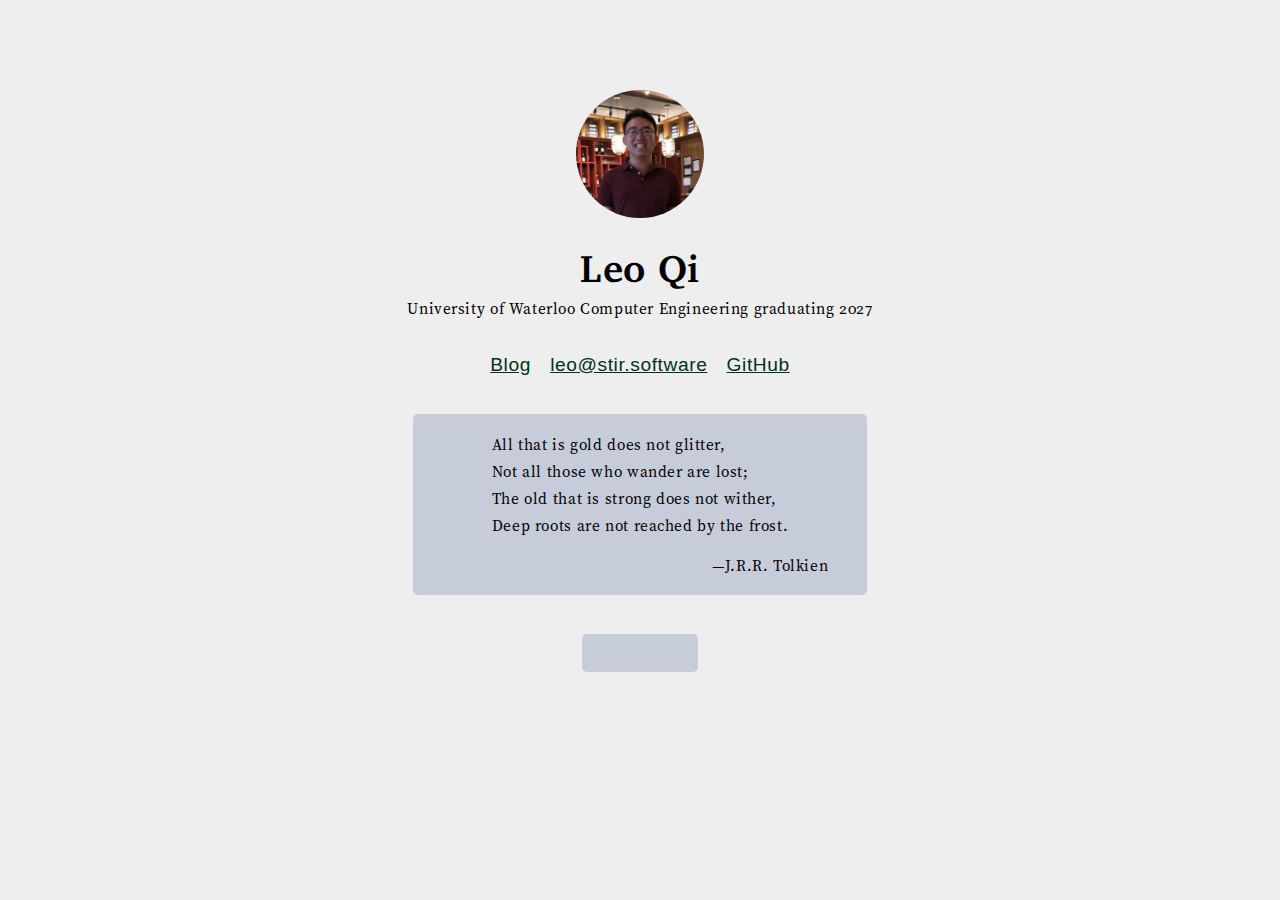
<file: index.html>
<!doctype html>
<html lang="en">
<head>
    <title>Leo Qi</title>
    <meta name="viewport" content="width=device-width, initial-scale=1" />
    <meta name="description" content="Leo Qi's homepage" />
    <link rel="stylesheet" type="text/css" href="./styles.css" />
    <link rel="icon" href="favicon.ico" />
</head>
<body>
  <div id="profile-container">
    <img src="./assets/profile.webp" alt="Leo Qi's profile picture" />
    <h1>Leo Qi</h1>

    <div id="byline">
      University of Waterloo Computer Engineering graduating 2027
    </div>

    <div id="socials">
      <a href="https://meet.stir.software/c/blog/">Blog</a>
      <a href="mailto://leo@stir.software">leo@stir.software</a>
      <a href="https://github.com/leozqi">GitHub</a>
    </div>

    <div class="block">
      <blockquote>
        <p>All that is gold does not glitter,</p>
        <p>Not all those who wander are lost;</p>
        <p>The old that is strong does not wither,</p>
        <p>Deep roots are not reached by the frost.</p>
      </blockquote>
      <p>&mdash;J.R.R. Tolkien</p>
    </div>

    <div class="block">
      <ul>
        <!-- This is intentional when I don't have any bullet points-->
      </ul>
    </div>
  </div>
</body>
</html>
</file>
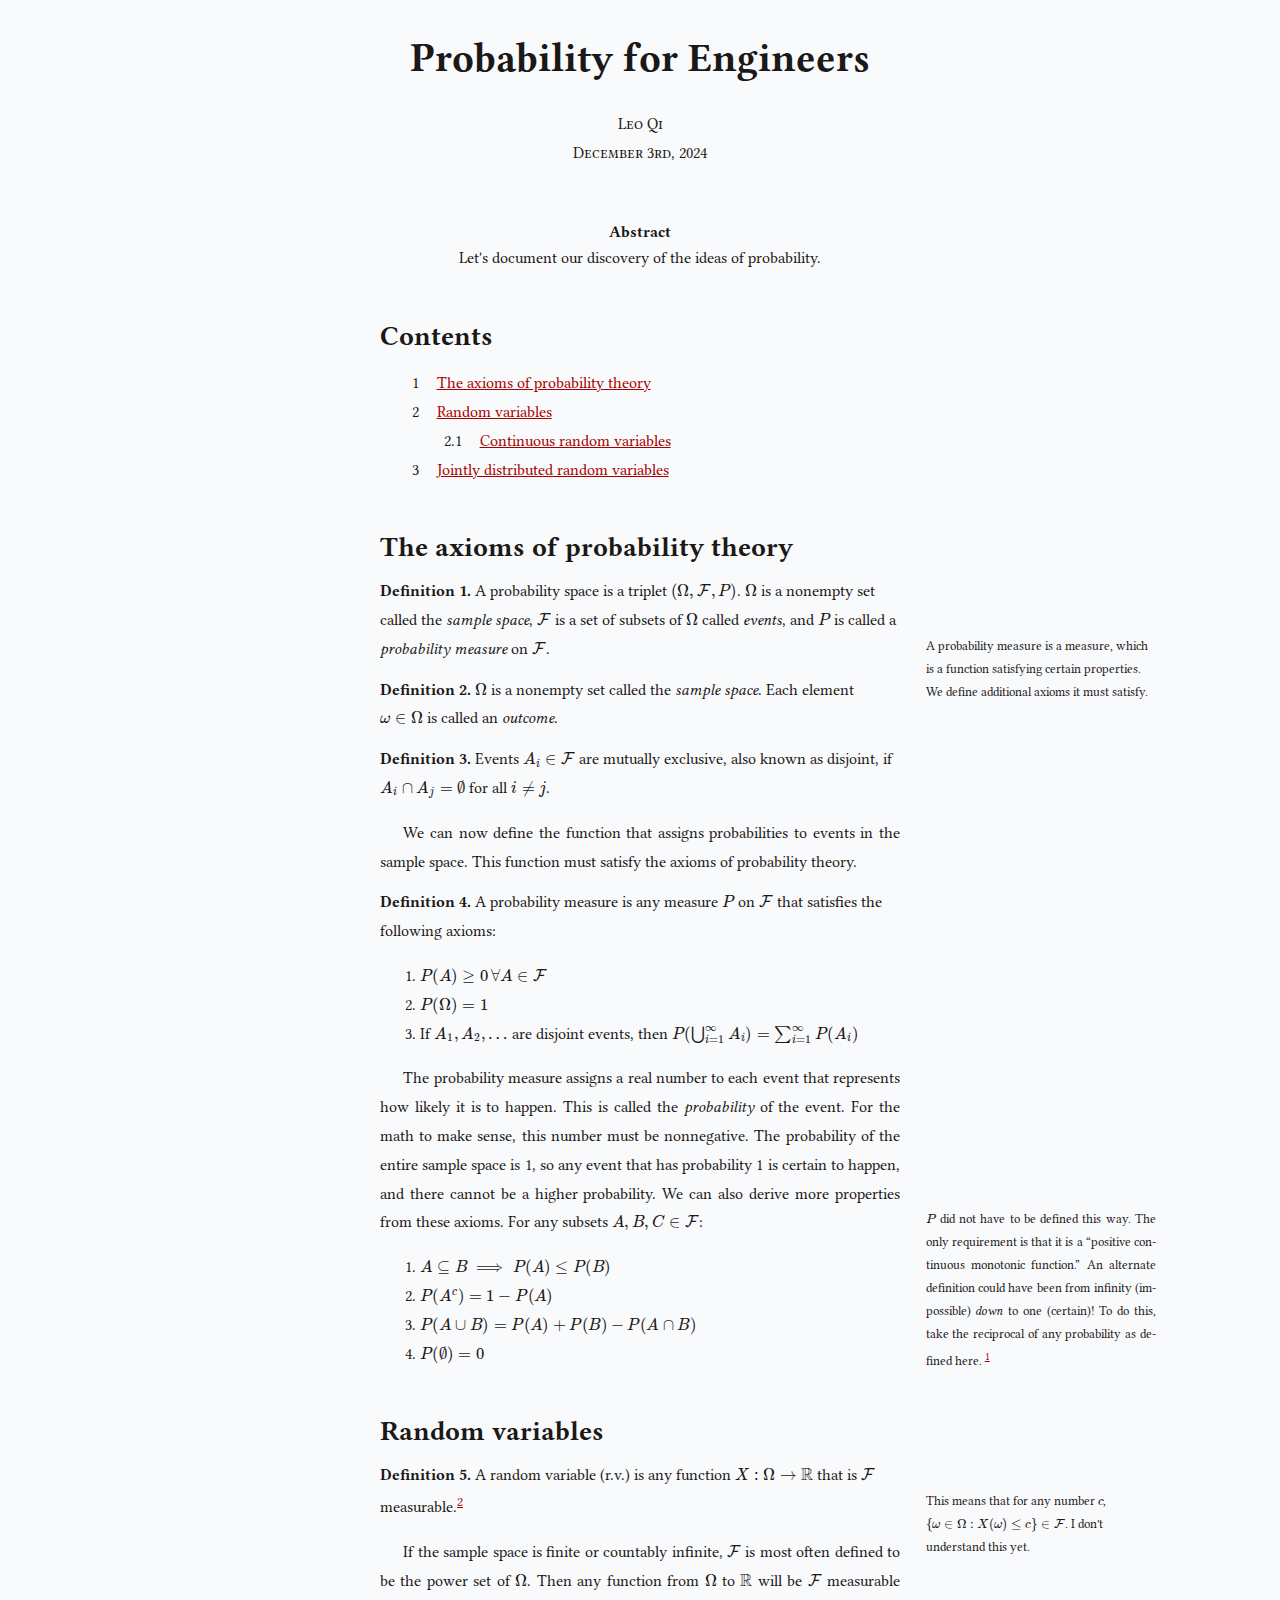
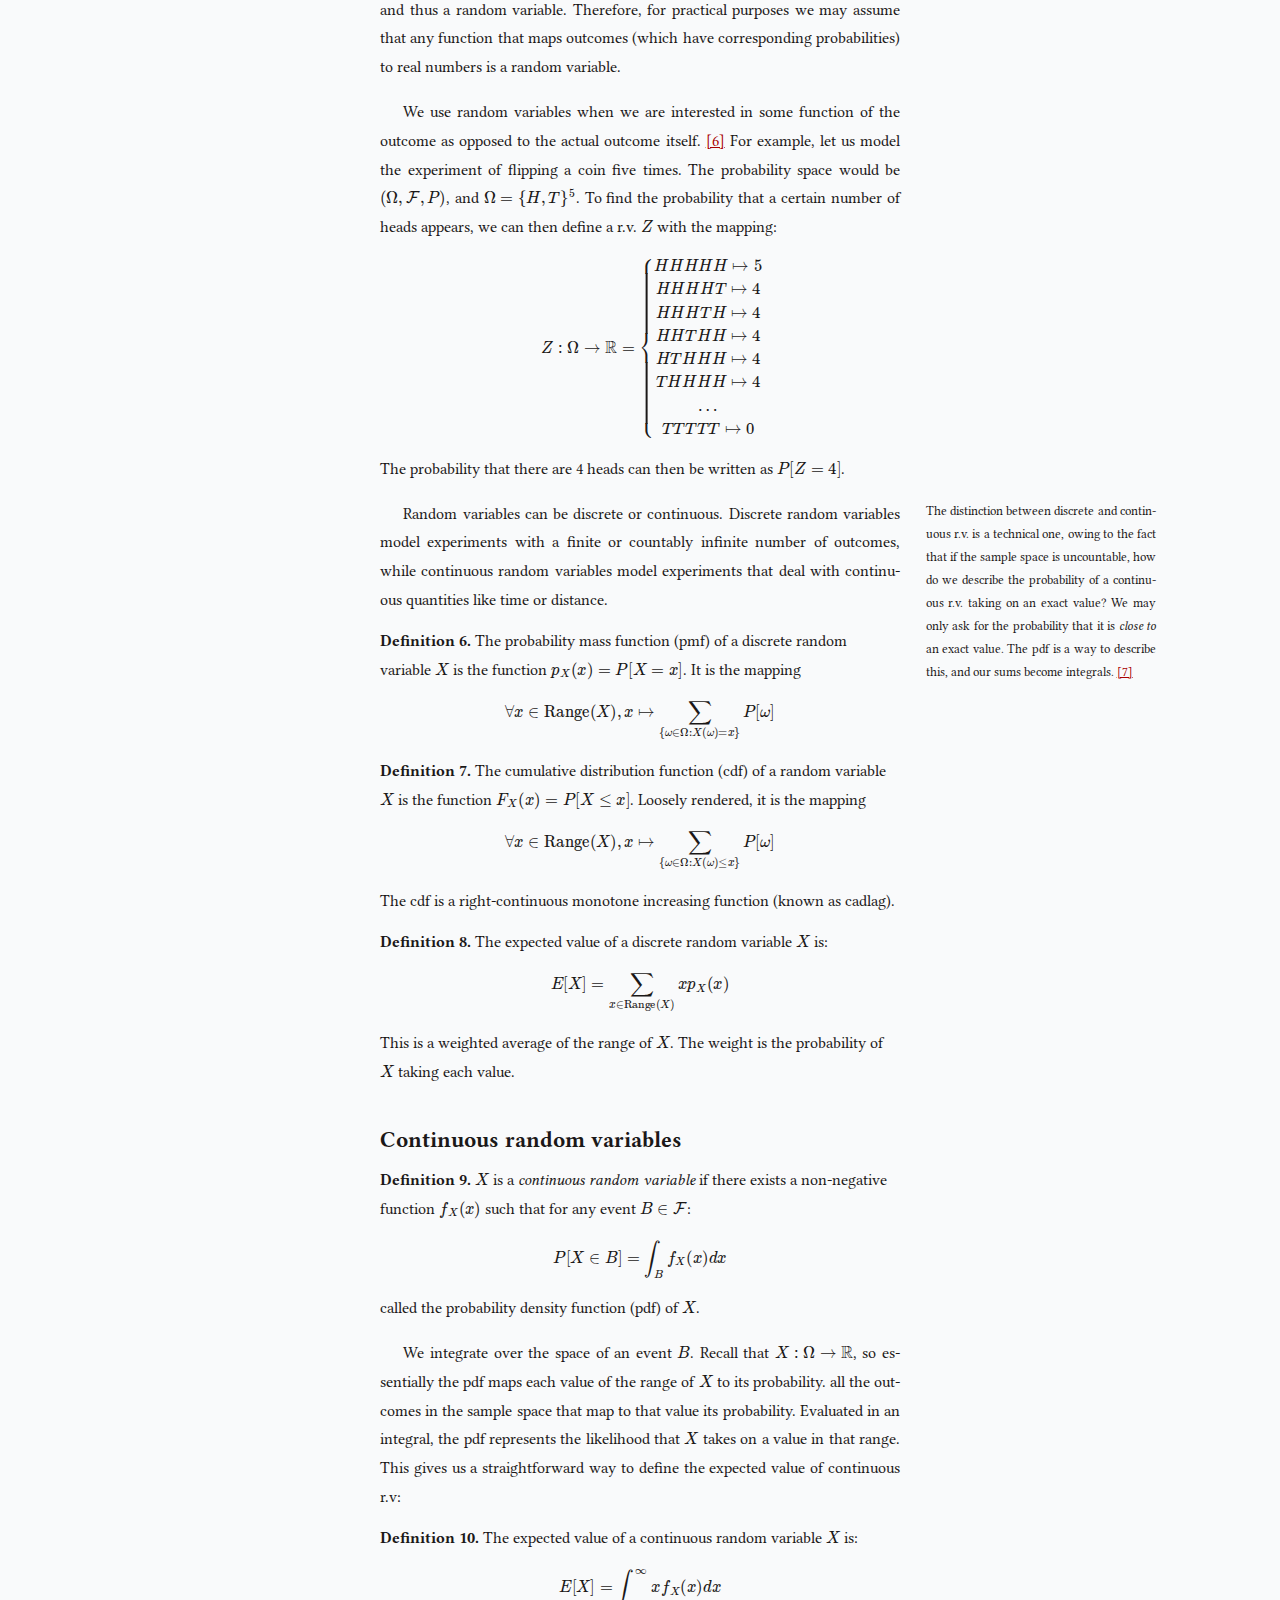
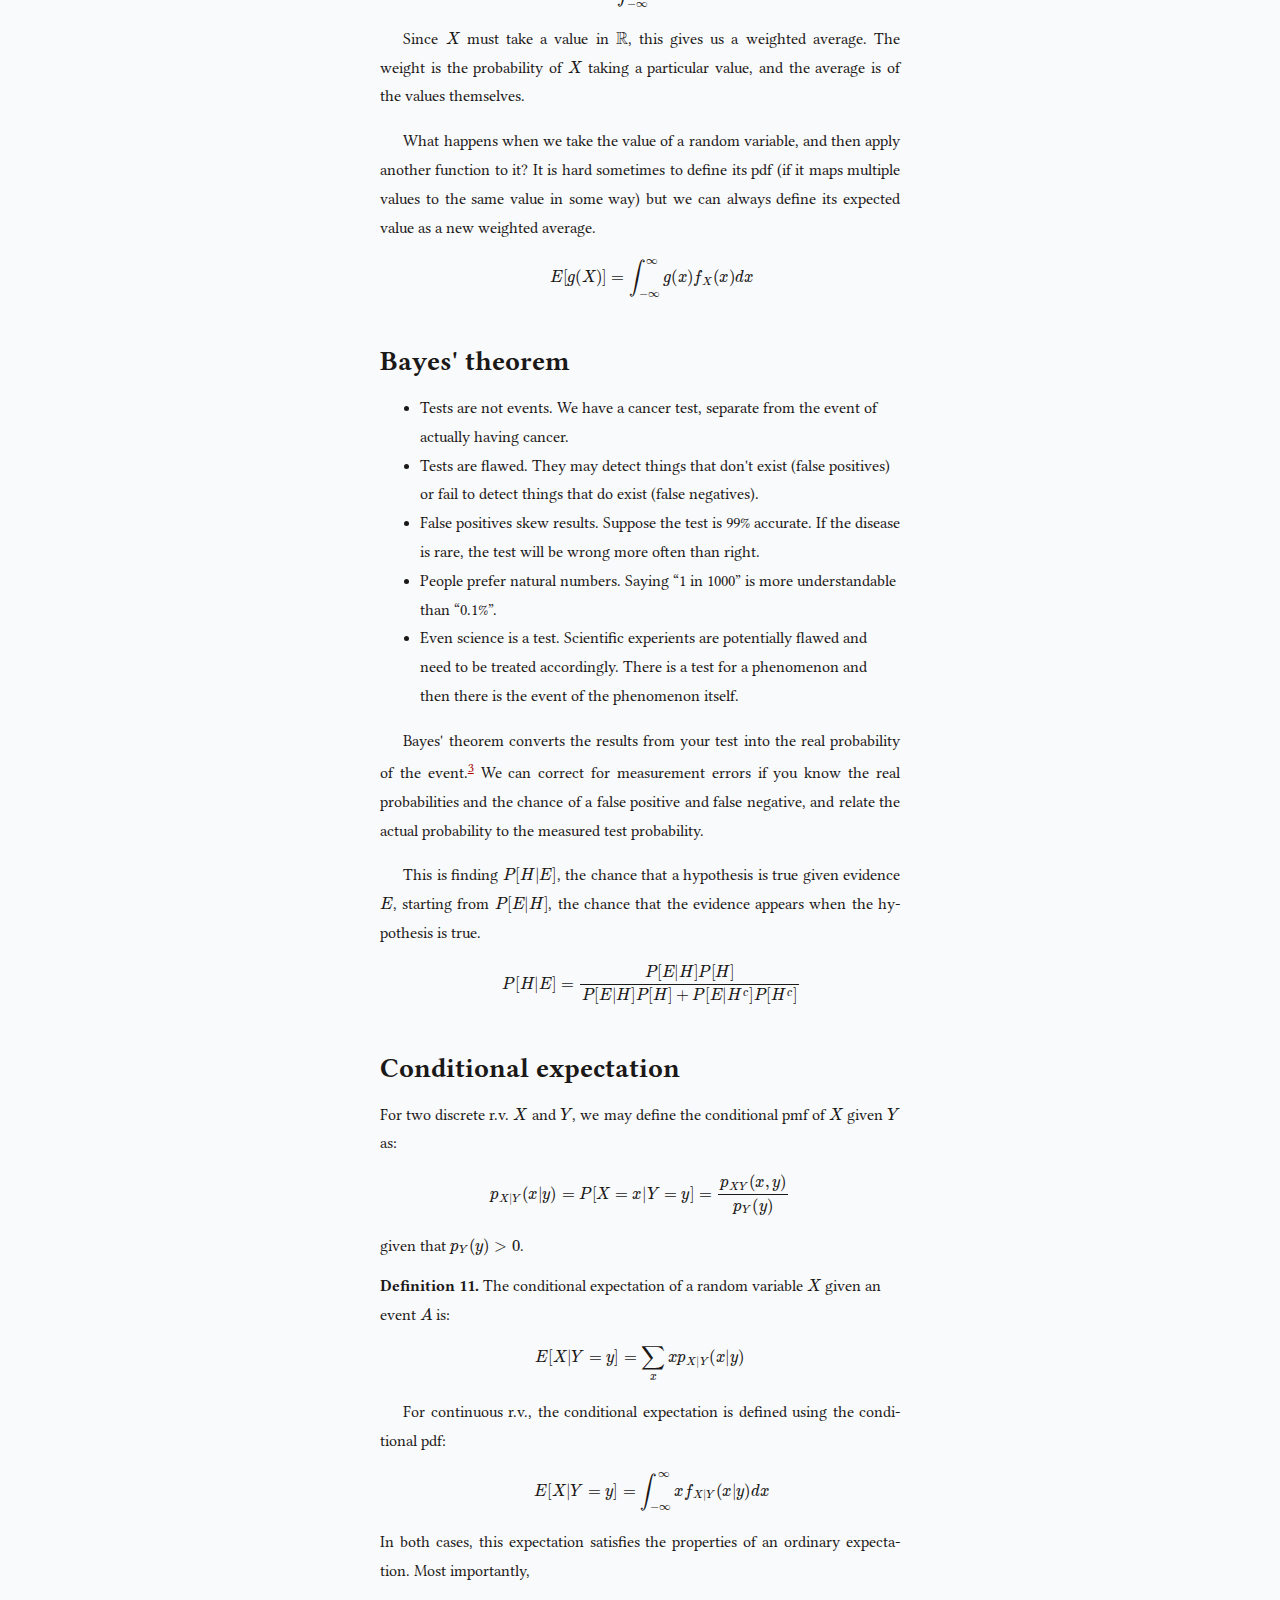
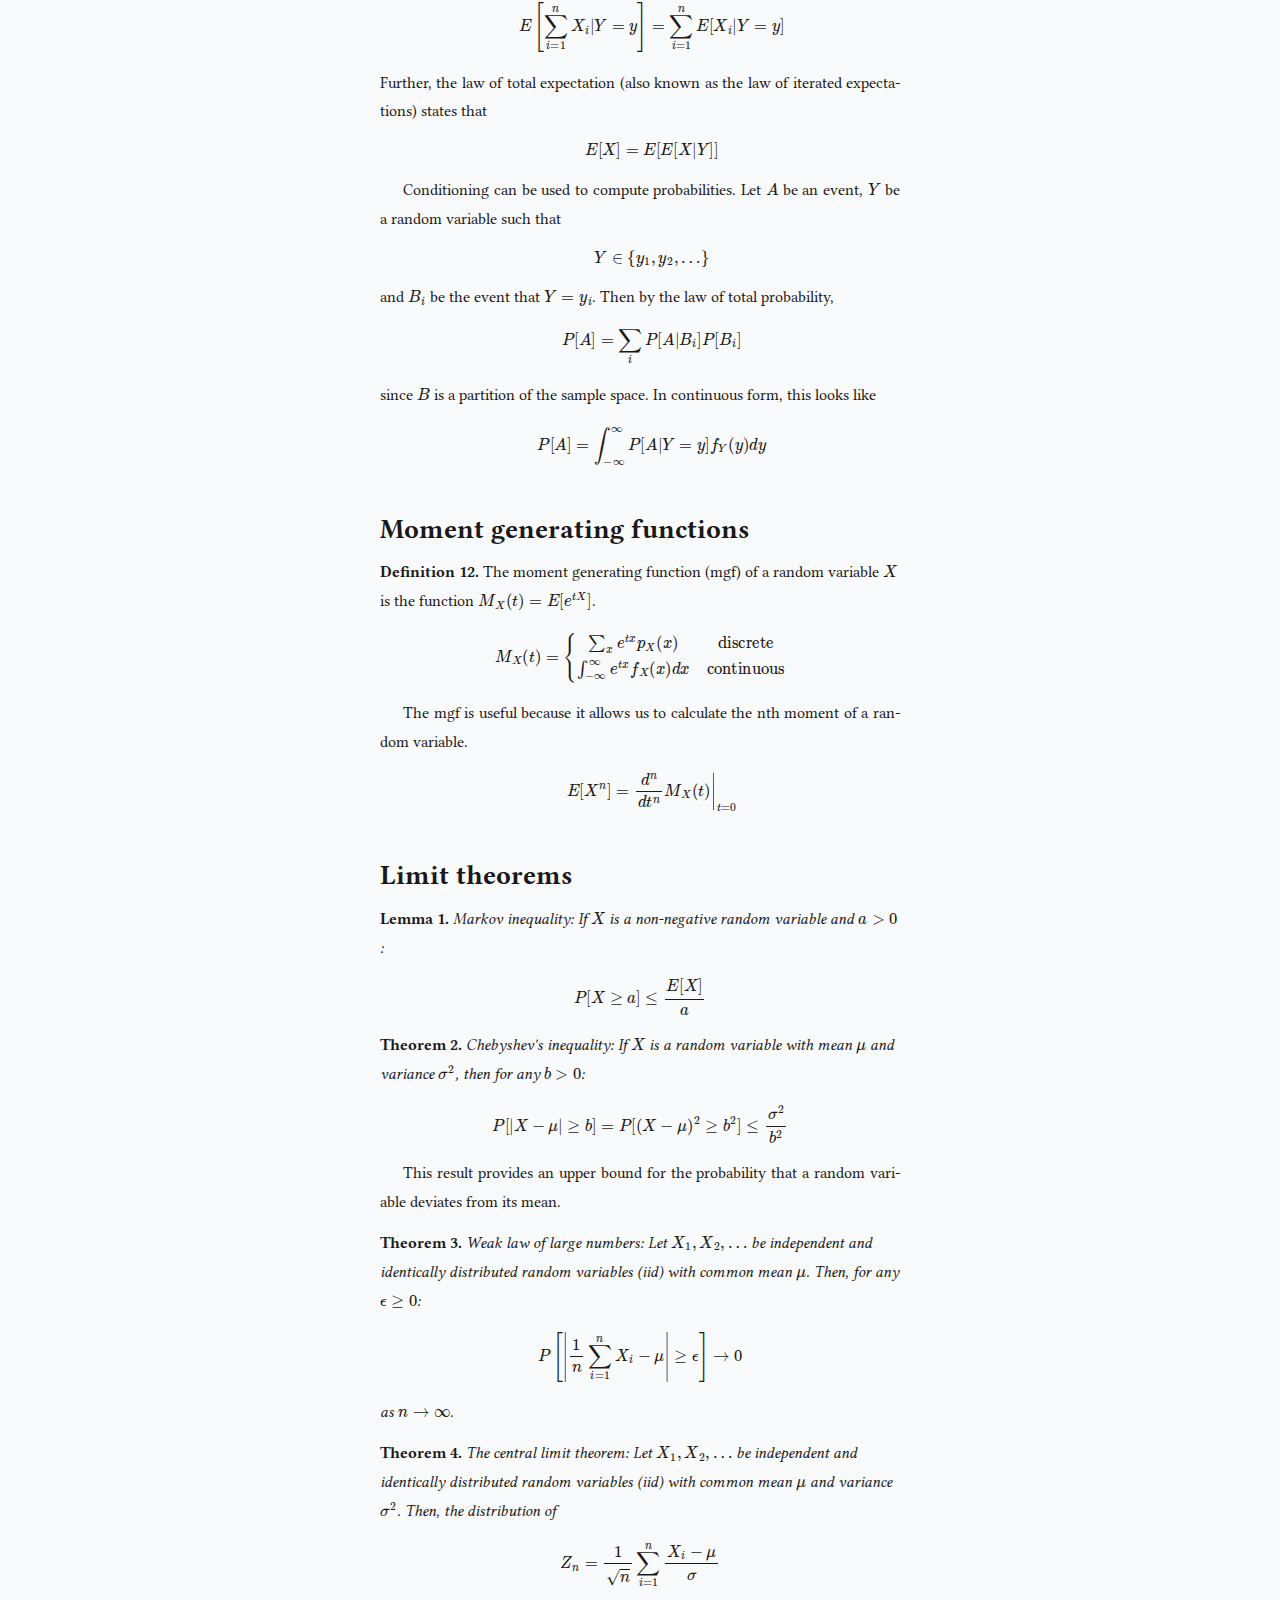
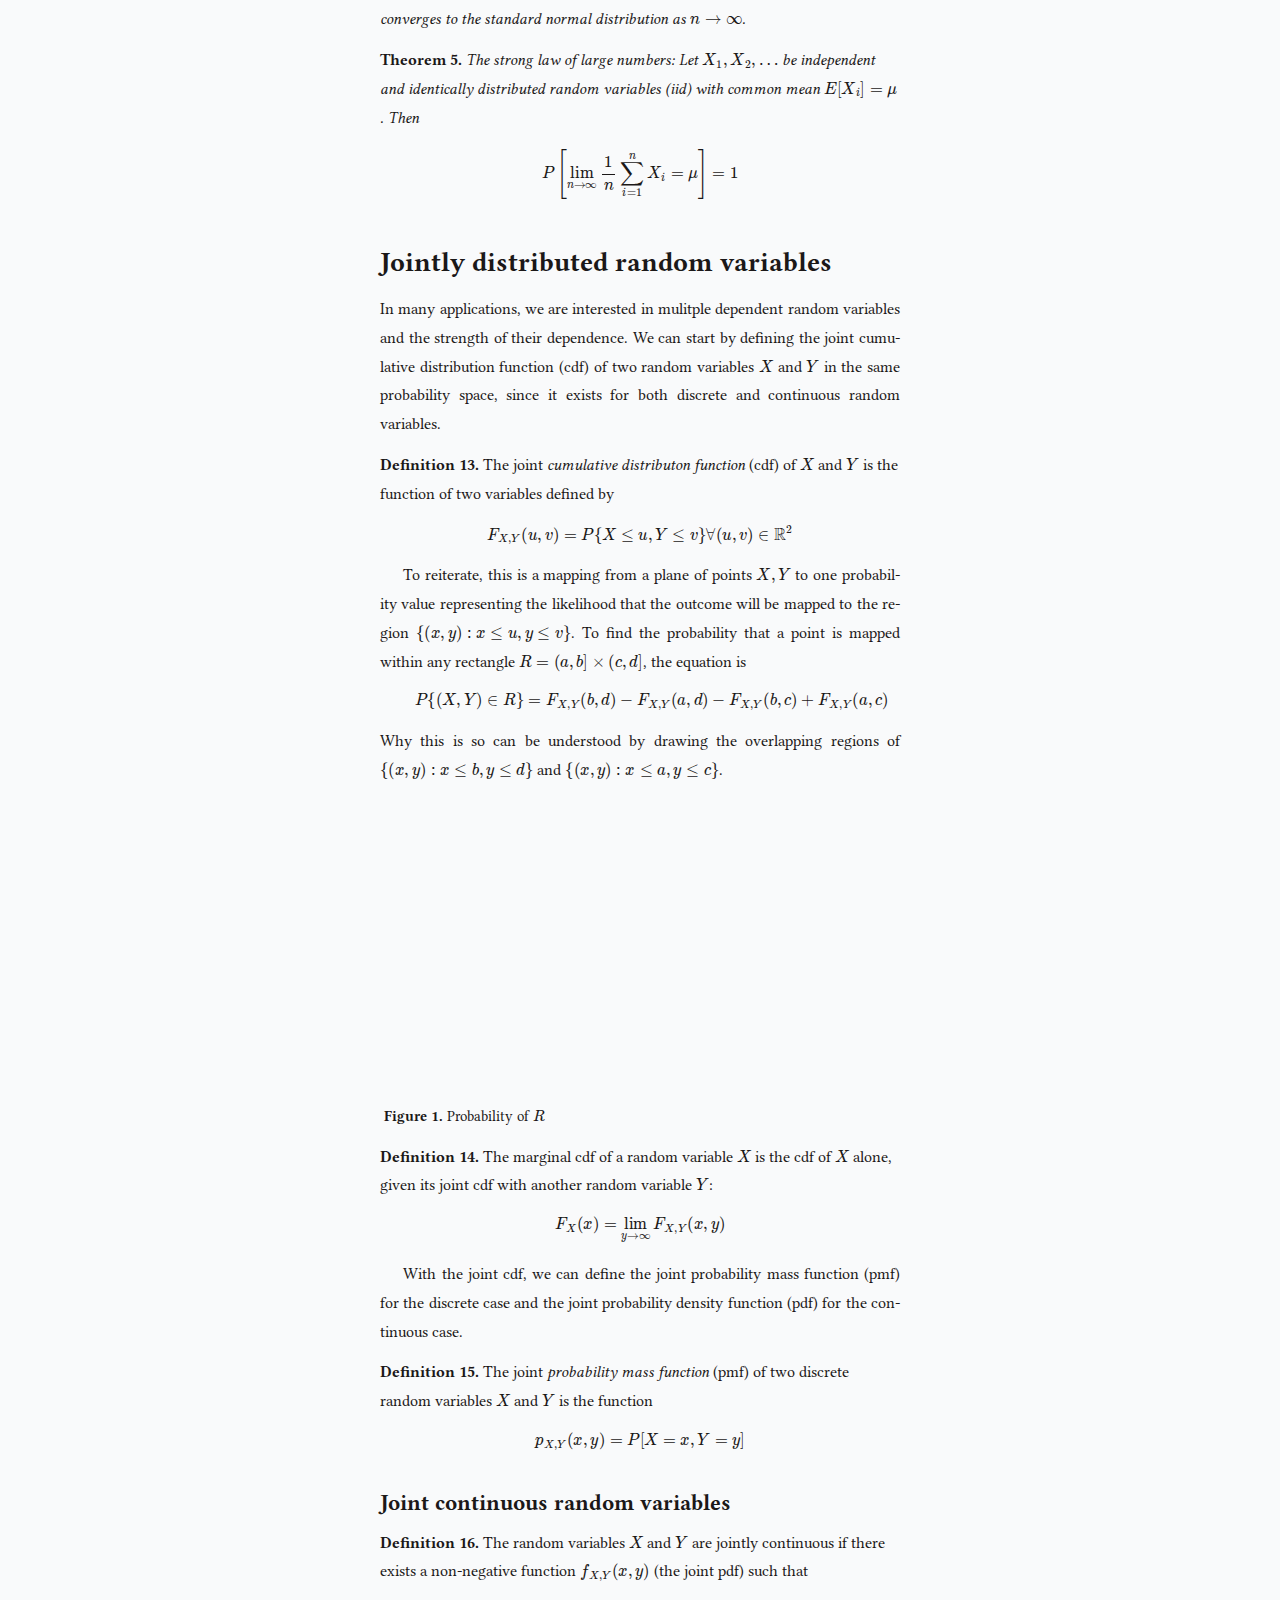
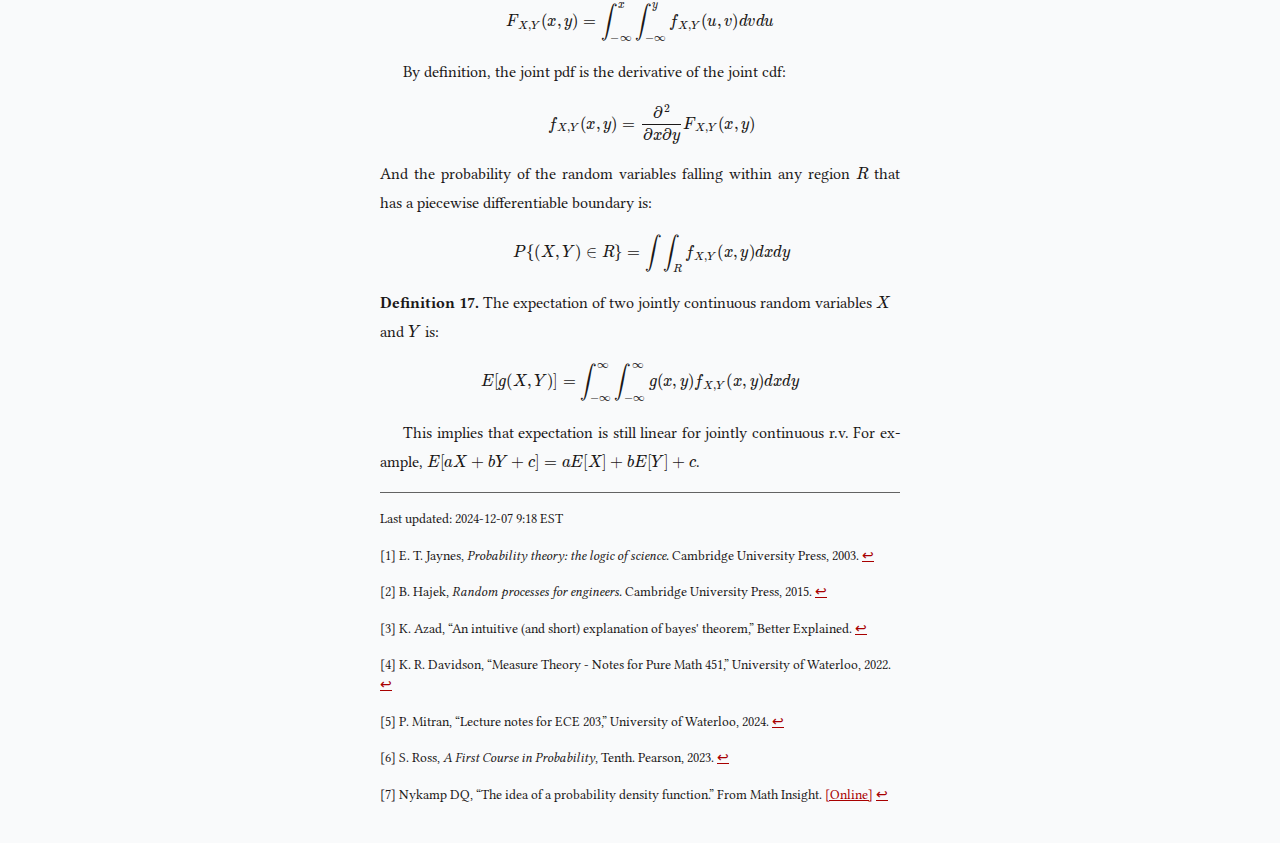
<file: notes/ece203.html>
<!doctype html>
<html lang="en">
<head>
    <title>Probability for Engineers - Leo Qi</title>
    <meta name="viewport" content="width=device-width, initial-scale=1" />
    <meta name="description" content="ECE 203 course notes" />
    <meta charset="UTF-8" />
    <link rel="stylesheet" href="/assets/latex.vercel.app.style.min.css" />
    <script id="MathJax-script" async src="/assets/npm.mathjax3.es5.tex-mml-chtml.js"></script>
    <link rel="stylesheet" href="/assets/latex.vercel.app.prism.css" />
    <script async defer src="/assets/npm.prism.min.js"></script>
    <link rel="icon" href="/favicon.ico" />
</head>
<body class="libertinus">
  <header>
    <h1>Probability for Engineers</h1>
    <p class="author">Leo Qi <br> December 3rd, 2024</p>
  </header>
  <div class="abstract">
    <h2>Abstract</h2>
    <p>Let's document our discovery of the ideas of probability.</p>
  </div>
  <nav role="navigation" class="toc">
    <h2>Contents</h2>
    <ol>
      <li><a href="#probability-axioms">The axioms of probability theory</a></li>
      <li><a href="#random-variables">Random variables</a></li>
      <ol>
        <li><a href="#continuous-rv">Continuous random variables</a></li>
      </ol>
      <li><a href="#jointly-distributed-rv">Jointly distributed random variables</a></li>
    </ol>
  </nav>
  <main>
  <article class="indent-pars">
    <h2 id="probability-axioms">The axioms of probability theory</h2>
    <div class="definition">
      A probability space is a triplet \((\Omega, \mathcal{F}, P)\).
      \(\Omega\) is a nonempty set called the <em>sample space</em>,
      \(\mathcal{F}\) is a set of subsets of \(\Omega\) called <em>events</em>,
      and \(P\) is called a <em>probability measure</em> on \(\mathcal{F}\).
      <span class="sidenote">
        A probability measure is a measure, which is a function satisfying
        certain properties. We define additional axioms it must satisfy.
      </span>
    </div>
    <div class="definition">
      \(\Omega\) is a nonempty set called the <em>sample space</em>. Each
      element \(\omega \in \Omega\) is called an <em>outcome</em>.
    </div>
    <div class="definition">
      Events \(A_i\in\mathcal{F}\) are mutually exclusive, also known as disjoint,
      if \(A_i\cap A_j = \emptyset\) for all \(i\ne j\).
    </div>
    <p>
      We can now define the function that assigns probabilities to events
      in the sample space. This function must satisfy the axioms of probability
      theory.
    </p>
    <div class="definition">
      A probability measure is any measure \(P\) on \(\mathcal{F}\)
      that satisfies the following axioms:

      <ol>
        <li>\(P(A) \ge 0\, \forall A\in\mathcal{F}\)</li>
        <li>\(P(\Omega) = 1\)</li>
        <li>If \(A_1, A_2, \ldots\) are disjoint events, then
          \(P(\bigcup_{i=1}^\infty A_i) = \sum_{i=1}^\infty P(A_i)\)</li>
      </ol>
    </div>
    <p>
      The probability measure assigns a real number to each event that
      represents how likely it is to happen. This is called the <em>probability</em>
      of the event. For the math to make sense, this number must be nonnegative.
      The probability of the entire sample space is 1, so any event that has
      probability 1 is certain to happen, and there cannot be a higher probability.
      We can also derive more properties from these axioms. For any subsets \(A, B, C\in\mathcal{F}\):
      <span class="sidenote">
        \(P\) did not have to be defined this way. The only
        requirement is that it is a &#8220;positive continuous monotonic function.&#8221;
        An alternate definition could have been from infinity (impossible)
        <em>down</em> to one (certain)! To do this, take the reciprocal of 
        any probability as defined here. <sup><a href="#fn1" id="ref1">1</a></sup>
      </span>
    </p>
    <ol>
      <li>\(A\subseteq B \implies P(A) \le P(B)\)</li>
      <li>\(P(A^c) = 1 - P(A)\)</li>
      <li>\(P(A\cup B) = P(A) + P(B) - P(A\cap B)\)</li>
      <li>\(P(\emptyset) = 0\)</li>
    </ol>

    <h2 id="random-variables">Random variables</h2>
    <div class="definition">
      A random variable (r.v.) is any function \(X:\Omega\to\mathbb{R}\) that is
      \(\mathcal{F}\) measurable.<sup><a href="#fn2" id="ref2">2</a></sup>

      <span class="sidenote">
        This means that for any number \(c\),
        \(\{\omega\in\Omega: X(\omega) \le c\}\in\mathcal{F}\). I don't understand
        this yet.
      </span>
    </div>
    <p>
      If the sample space is finite or countably infinite, \(\mathcal{F}\) is
      most often defined to be the power set of \(\Omega\). Then any function from
      \(\Omega\) to \(\mathbb{R}\) will be \(\mathcal{F}\) measurable and thus a
      random variable.
      Therefore, for practical purposes we may assume that any function that
      maps outcomes (which have corresponding probabilities) to real numbers is a
      random variable.
    <p>
    <p>
      We use random variables when we are interested in some function of the
      outcome as opposed to the actual outcome itself. <a href="#fn6" id="ref6">[6]</a>
      For example, let us model the experiment of flipping a coin five times.
      The probability space would be \((\Omega, \mathcal{F}, P)\), and
      \(\Omega = \{H, T\}^5\). To find the probability that a certain number of
      heads appears, we can then define a r.v. \(Z\) with the mapping:
      \[ Z: \Omega\to\mathbb{R} = \left\{ \begin{matrix} HHHHH \mapsto 5 \\
        HHHHT\mapsto 4 \\
        HHHTH\mapsto 4 \\
        HHTHH\mapsto 4 \\
        HTHHH\mapsto 4 \\
        THHHH \mapsto 4 \\ 
        \ldots \\
        TTTTT \mapsto 0
        \end{matrix}\right . \]
      The probability that there are 4 heads can then be written as \(P[Z=4]\).
    </p>
    <p>
      <span class="sidenote">
        The distinction between discrete and continuous r.v. is a technical
        one, owing to the fact that if the sample space is uncountable,
        how do we describe the probability of a continuous r.v. taking on an exact value?
        We may only ask for the probability that it is <em>close to</em> an
        exact value. The pdf is a way to describe this, and our sums become
        integrals. <a href="#fn7" id="ref7">[7]</a>
      </span>
      Random variables can be discrete or continuous. Discrete random variables
      model experiments with a finite or countably infinite number of outcomes,
      while continuous random variables model experiments that deal with
      continuous quantities like time or distance.
    </p>
    <div class="definition">
      The probability mass function (pmf) of a discrete random variable \(X\) is
      the function \(p_X(x) = P[X=x]\). It is the mapping

      \[\forall x\in\text{Range}(X), x \mapsto \sum_{\{\omega\in\Omega : X(\omega) = x\}} P[{\omega}]\]
    </div>
    <div class="definition">
      The cumulative distribution function (cdf) of a random variable \(X\) is
      the function \(F_X(x) = P[X\le x]\). Loosely rendered, it is the mapping

      \[\forall x\in\text{Range}(X), x \mapsto \sum_{\{\omega\in\Omega : X(\omega) \le x\}} P[{\omega}]\]

      The cdf is a right-continuous monotone increasing function (known as cadlag).
    </div>
    <div class="definition">
      The expected value of a discrete random variable \(X\) is:

      \[E[X] = \sum_{x\in\text{Range}(X)} x p_X(x)\]

      This is a weighted average of the range of \(X\). The weight is the
      probability of \(X\) taking each value.
    </div>

    <h3 id="continuous-rv">Continuous random variables</h3>
    <div class="definition">
      \(X\) is a <em>continuous random variable</em> if there exists a non-negative
      function \(f_X(x)\) such that for any event \(B\in\mathcal{F}\):

      \[P[X\in B] = \int_B f_X(x)dx\]

      called the probability density function (pdf) of \(X\).
    </div>
    <p>
      We integrate over the space of an event \(B\). Recall
      that \(X: \Omega \to \mathbb{R}\), so essentially the pdf maps each value
      of the range of \(X\) to its probability.


      all the outcomes in the sample space that map to
      that value 
      its probability.

      Evaluated in an integral, the pdf represents the likelihood
      that \(X\) takes on a value in that range. This gives us a straightforward
      way to define the expected value of continuous r.v:
    </p>
    <div class="definition">
      The expected value of a continuous random variable \(X\) is:

      \[E[X] = \int_{-\infty}^\infty xf_X(x)dx\]
    </div>
    <p>
      Since \(X\) must take a value in \(\mathbb{R}\), this
      gives us a weighted average. The weight is the probability of \(X\) taking
      a particular value, and the average is of the values themselves.
    </p>
    <p>
      What happens when we take the value of a random variable, and then apply
      another function to it? It is hard sometimes to define its pdf (if it maps
      multiple values to the same value in some way) but we can always define its
      expected value as a new weighted average.

      \[E[g(X)] = \int_{-\infty}^\infty g(x)f_X(x)dx\]
    </p>


    <h2>Bayes' theorem</h2>
    <ul>
      <li>Tests are not events. We have a cancer test, separate from the event
      of actually having cancer.</li>
      <li>Tests are flawed. They may detect things that don't exist (false 
      positives) or fail to detect things that do exist (false negatives).</li>
      <li>False positives skew results. Suppose the test is 99% accurate. If
      the disease is rare, the test will be wrong more often than right.</li>
      <li>People prefer natural numbers. Saying &#8220;1 in 1000&#8221; is more
      understandable than &#8220;0.1%&#8221;.</li>
      <li>Even science is a test. Scientific experients are potentially flawed
        and need to be treated accordingly. There is a test for a phenomenon and
        then there is the event of the phenomenon itself.</li>
    </ul>
    <p>
      Bayes' theorem converts the results from your test into the real probability
      of the event.<sup><a href="#fn3" id="ref3">3</a></sup> We can correct for
      measurement errors if you know the real
      probabilities and the chance of a false positive and false negative, and
      relate the actual probability to the measured test probability.
    </p>
    <p>
      This is finding \(P[H|E]\), the chance that a hypothesis is true given
      evidence \(E\), starting from \(P[E|H]\), the chance that the evidence
      appears when the hypothesis is true.

      \[P[H|E] = \frac{P[E|H]P[H]}{P[E|H]P[H] + P[E|H^c]P[H^c]}\]
    </p>

    <h2 id="conditional-expectation">Conditional expectation</h2>
    <p>
      For two discrete r.v. \(X\) and \(Y\), we may define the conditional
      pmf of \(X\) given \(Y\) as:

      \[p_{X|Y}(x|y) = P[X=x|Y=y] = {p_{XY}(x, y)\over p_Y(y)}\]

      given that \(p_Y(y) > 0\).
    </p>
    <div class="definition">
      The conditional expectation of a random variable \(X\) given an event \(A\) is:

      \[E[X|Y = y] = \sum_x x p_{X|Y}(x|y)\]
    </div>
    <p>
      For continuous r.v., the conditional expectation is defined using the
      conditional pdf:

      \[E[X|Y = y] = \int_{-\infty}^\infty x f_{X|Y}(x|y)dx\]

      In both cases, this expectation satisfies the properties of an ordinary
      expectation. Most importantly,

      \[E\left[ \sum^n_{i=1} X_i | Y = y\right] = \sum^n_{i=1} E[X_i | Y = y]\]

      Further, the law of total expectation (also known as the law of
      iterated expectations) states that

      \[E[X] = E[E[X|Y]]\]
    </p>
    <p>
      Conditioning can be used to compute probabilities. Let \(A\) be an event,
      \(Y\) be a random variable such that

      \[Y\in\{y_1, y_2, \ldots \}\]

      and \(B_i\) be the event that \(Y = y_i\). Then by the law of total
      probability,

      \[P[A] = \sum_i P[A|B_i]P[B_i]\]

      since \(B\) is a partition of the sample space.

      In continuous form, this looks like

      \[P[A] = \int_{-\infty}^\infty P[A|Y=y]f_Y(y)dy\]
    </p>

    <h2 id="moment-generating-functions">Moment generating functions</h2>
    <div class="definition">
      The moment generating function (mgf) of a random variable \(X\) is the
      function \(M_X(t) = E[e^{tX}]\).

      \[ M_X(t) = \left\{ \begin{matrix} \sum_x e^{tx} p_X(x) & \text{discrete} \\
        \int_{-\infty}^\infty e^{tx} f_X(x)dx & \text{continuous} \end{matrix}\right . \]
    </div>
    <p>
      The mgf is useful because it allows us to calculate the nth moment of a
      random variable.

      \[E[X^n] = \left. \frac{d^n}{dt^n} M_X(t) \right|_{t=0}\]
    </p>

    <h2 id="limit-theorems">Limit theorems</h2>
    <div class="lemma">
      Markov inequality: If \(X\) is a non-negative random variable and \(a>0\):

      \[P[X\ge a] \le \frac{E[X]}{a}\]
    </div>

    <div class="theorem">
      Chebyshev's inequality: If \(X\) is a random variable with mean \(\mu\)
      and variance \(\sigma^2\), then for any \(b>0\):

      \[P[|X-\mu|\ge b] = P[(X-\mu)^2\ge b^2] \le \frac{\sigma^2}{b^2}\]
    </div>
    <p>
      This result provides an upper bound for the probability that a random
      variable deviates from its mean.
    </p>

    <div class="theorem">
      Weak law of large numbers: Let \(X_1, X_2, \ldots\) be independent and
      identically distributed random variables (iid) with common mean \(\mu\).
      Then, for any \(\epsilon\ge 0\):

      \[P\left[\left|\frac{1}{n}\sum_{i=1}^n X_i - \mu\right| \ge \epsilon\right] \to 0\]

      as \(n\to\infty\).
    </div>

    <div class="theorem">
      The central limit theorem: Let \(X_1, X_2, \ldots\) be independent and
      identically distributed random variables (iid) with common mean \(\mu\)
      and variance \(\sigma^2\). Then, the distribution of

      \[Z_n = \frac{1}{\sqrt{n}}\sum_{i=1}^n \frac{X_i - \mu}{\sigma}\]

      converges to the standard normal distribution as \(n\to\infty\).
    </div>

    <div class="theorem">
      The strong law of large numbers: Let \(X_1, X_2, \ldots\) be independent
      and identically distributed random variables (iid) with common mean
      \(E[X_i] = \mu\). Then

      \[ P\left[\lim_{n\to\infty} \frac{1}{n}\sum_{i=1}^n X_i = \mu\right] = 1\]
    </div>

    <h2 id="jointly-distributed-rv">Jointly distributed random variables</h2>
    <p>
      In many applications, we are interested in mulitple dependent random
      variables and the strength of their dependence. We can start by defining
      the joint cumulative distribution function (cdf) of two random variables
      \(X\) and \(Y\) in the same probability space, since it exists for
      both discrete and continuous random variables.
    </p>
    <div class="definition">
      The joint <em>cumulative distributon function</em> (cdf) of \(X\) and
      \(Y\) is the function of two variables defined by

      \[ F_{X, Y}(u, v) = P\{X\le u, Y\le v\} \forall (u, v)\in\mathbb{R}^2\]
    </div>
    <p>
      To reiterate, this is a mapping from a plane of points \(X, Y\) to one
      probability value representing the likelihood that the outcome will be
      mapped to the region \(\{(x, y): x\le u, y\le v\}\). To find the probability
      that a point is mapped within any rectangle \(R = (a, b]\times(c, d]\),
      the equation is

      \[P\{(X, Y)\in R\} = F_{X, Y}(b, d) - F_{X, Y}(a, d) - F_{X, Y}(b, c) + F_{X, Y}(a, c)\]

      Why this is so can be understood by drawing the overlapping regions of
      \(\{(x, y): x\le b, y\le d\}\) and \(\{(x, y): x\le a, y\le c\}\).
    </p>
    <figure>
      <center>
        <img src="/images/joint-cdf.png" alt="Joint CDF" loading="lazy" width="400" height="300" />
      </center>
      <figcaption>Probability of \(R\)</figcaption>
    </figure>
    <div class="definition">
      The marginal cdf of a random variable \(X\) is the cdf of \(X\) alone,
      given its joint cdf with another random variable \(Y\):

      \[F_X(x) = \lim_{y\to\infty} F_{X, Y}(x, y)\]
    </div>
    <p>
      With the joint cdf, we can define the joint probability mass function (pmf)
      for the discrete case and the joint probability density function (pdf) for
      the continuous case.
    </p>
    <div class="definition">
      The joint <em>probability mass function</em> (pmf) of two discrete random
      variables \(X\) and \(Y\) is the function

      \[p_{X, Y}(x, y) = P[X=x, Y=y]\]
    </div>

    <h3 id="joint-continuous-rv">Joint continuous random variables</h3>
    <div class="definition">
      The random variables \(X\) and \(Y\) are jointly continuous if there exists
      a non-negative function \(f_{X, Y}(x, y)\) (the joint pdf) such that

      \[F_{X, Y}(x, y) = \int_{-\infty}^x\int_{-\infty}^y f_{X, Y}(u, v)dvdu\]
    </div>
    <p>
      By definition, the joint pdf is the derivative of the joint cdf:

      \[f_{X, Y}(x, y) = \frac{\partial^2}{\partial x\partial y} F_{X, Y}(x, y)\]

      And the probability of the random variables falling within any region \(R\)
      that has a piecewise differentiable boundary is:

      \[P\{(X, Y)\in R\} = \int\int_R f_{X, Y}(x, y)dxdy\]
    </p>
    <div class="definition">
      The expectation of two jointly continuous random variables \(X\) and \(Y\)
      is:

      \[E[g(X, Y)] = \int_{-\infty}^\infty \int_{-\infty}^\infty g(x, y)f_{X, Y}(x, y)dxdy\]
    </div>
    <p>
      This implies that expectation is still linear for jointly continuous
      r.v. For example, \(E[aX + bY + c] = aE[X] + bE[Y] + c\).
    </p>

    <div class="footnotes">
      <p class="no-indent">Last updated: 2024-12-07 9:18 EST</p>
      <p class="no-indent" id="fn1">
        [1] E. T. Jaynes, <em>Probability theory: the logic of science.</em>
        Cambridge University Press, 2003. <a href="#ref1">&#x21A9;</a>
      </p>
      <p class="no-indent" id="fn2">
        [2] B. Hajek, <em>Random processes for engineers.</em>
        Cambridge University Press, 2015. <a href="#ref2">&#x21A9;</a>
      </p>
      <p class="no-indent" id="fn3">
        [3] K. Azad, &#8220;An intuitive (and short) explanation of bayes' theorem,&#8221;
        Better Explained. <a href="#ref3">&#x21A9;</a>
      </p>
      <p class="no-indent" id="fn4">
        [4] K. R. Davidson, &#8220;Measure Theory - Notes for Pure Math 451,&#8221;
        University of Waterloo, 2022. <a href="#ref4">&#x21A9;</a>
      </p>
      <p class="no-indent" id="fn5">
        [5] P. Mitran, &#8220;Lecture notes for ECE 203,&#8221;
        University of Waterloo, 2024. <a href="#ref5">&#x21A9;</a>
      </p>
      <p class="no-indent" id="fn6">
        [6] S. Ross, <em>A First Course in Probability</em>, Tenth.
        Pearson, 2023. <a href="#ref6">&#x21A9;</a>
      </p>
      <p class="no-indent" id="fn7">
        [7] Nykamp DQ, “The idea of a probability density function.”
        From Math Insight. <a href="http://mathinsight.org/probability_density_function_idea">[Online]</a>
        <a href="#ref7">&#x21A9;</a>
    </div>
  </article>
</main>
</body>
</html>
</file>
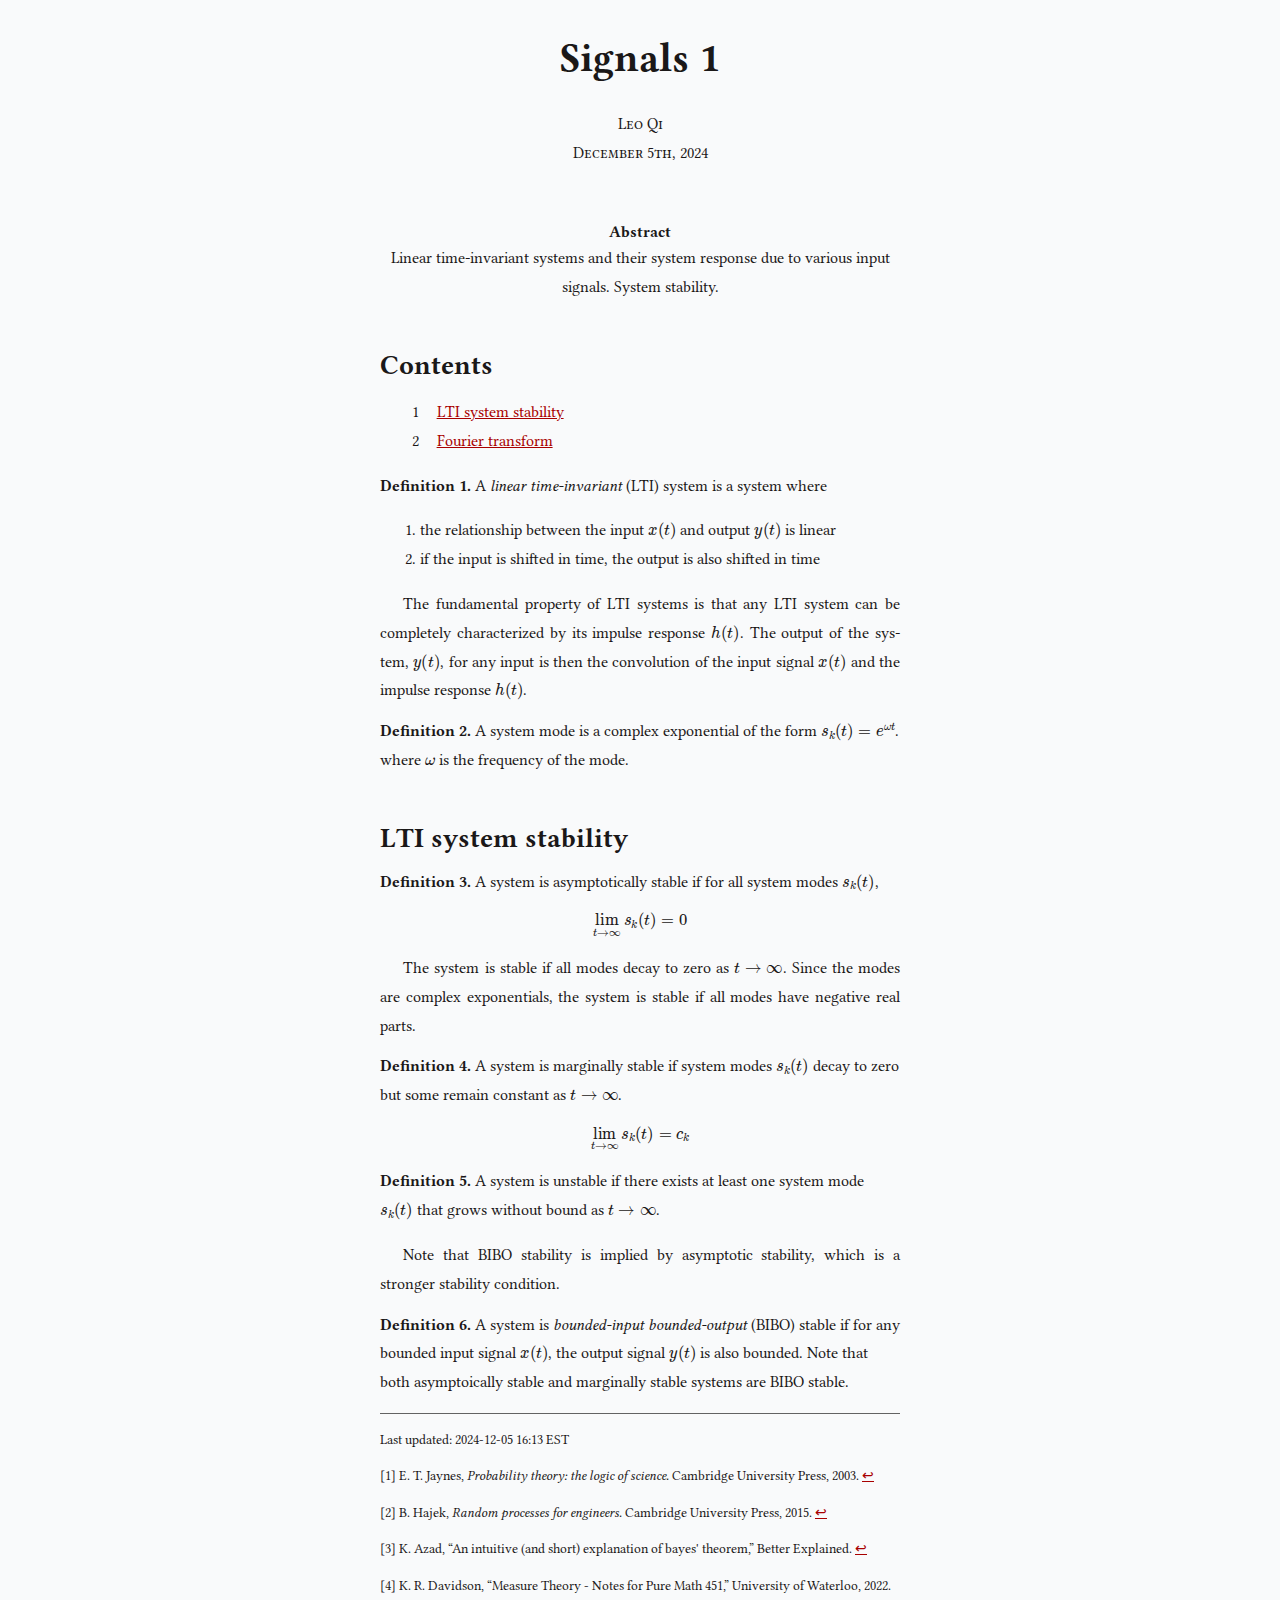
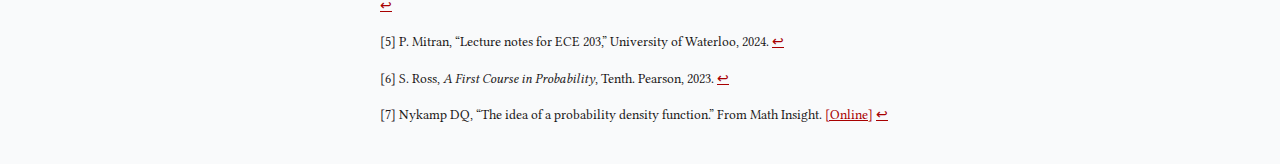
<file: notes/ece207.html>
<!doctype html>
<html lang="en">
<head>
    <title>Signals 1 - Leo Qi</title>
    <meta name="viewport" content="width=device-width, initial-scale=1" />
    <meta name="description" content="ECE 207 course notes" />
    <meta charset="UTF-8" />
    <link rel="stylesheet" href="/assets/latex.vercel.app.style.min.css" />
    <script id="MathJax-script" async src="/assets/npm.mathjax3.es5.tex-mml-chtml.js"></script>
    <link rel="stylesheet" href="/assets/latex.vercel.app.prism.css" />
    <script async defer src="/assets/npm.prism.min.js"></script>
    <link rel="icon" href="/favicon.ico" />
</head>
<body class="libertinus">
  <header>
    <h1>Signals 1</h1>
    <p class="author">Leo Qi <br> December 5th, 2024</p>
  </header>
  <div class="abstract">
    <h2>Abstract</h2>
    <p>
      Linear time-invariant systems and their system response due to various
      input signals. System stability.
    </p>
  </div>
  <nav role="navigation" class="toc">
    <h2>Contents</h2>
    <ol>
      <li><a href="#lti-stability">LTI system stability</a></li>
      <li><a href="#fourier-transform">Fourier transform</a></li>
    </ol>
  </nav>
  <main>
  <article class="indent-pars">
    <div class="definition">
      A <em>linear time-invariant</em> (LTI) system is a system where

      <ol>
        <li>the relationship between the input \(x(t)\) and output \(y(t)\) is linear</li>
        <li>if the input is shifted in time, the output is also shifted in time</li>
      </ol>
    </div>
    <p>
      The fundamental property of LTI systems is that any LTI system can be 
      completely characterized by its impulse response \(h(t)\). The output
      of the system, \(y(t)\), for any input is then the convolution of the input signal \(x(t)\)
      and the impulse response \(h(t)\).
    </p>
    <div class="definition">
      A system mode is a complex exponential of the form \(s_k(t) = e^{\omega t}\).
      where \(\omega\) is the frequency of the mode.
    </div>

    <h2 id="lti-stability">LTI system stability</h2>
    <div class="definition">
      A system is asymptotically stable if for all system modes \(s_k(t)\), 

      \[\lim_{t\to\infty} s_k(t) = 0\]
    </div>
    <p>
      The system is stable if all modes decay to zero as \(t\to\infty\).
      Since the modes are complex exponentials, the system is stable if all
      modes have negative real parts.
    </p>
    <div class="definition">
      A system is marginally stable if system modes \(s_k(t)\) decay to
      zero but some remain constant as \(t\to\infty\).

      \[\lim_{t\to\infty} s_k(t) = c_k\]
    </div>
    <div class="definition">
      A system is unstable if there exists at least one system mode \(s_k(t)\)
      that grows without bound as \(t\to\infty\).
    </div>
    <p>
      Note that BIBO stability is implied by asymptotic stability, which is 
      a stronger stability condition.
    </p>
    <div class="definition">
      A system is <em>bounded-input bounded-output</em> (BIBO) stable if for any
      bounded input signal \(x(t)\), the output signal \(y(t)\) is also bounded.

      Note that both asymptoically stable and marginally stable systems are BIBO stable.
    </div>

    <div class="footnotes">
      <p class="no-indent">Last updated: 2024-12-05 16:13 EST</p>
      <p class="no-indent" id="fn1">
        [1] E. T. Jaynes, <em>Probability theory: the logic of science.</em>
        Cambridge University Press, 2003. <a href="#ref1">&#x21A9;</a>
      </p>
      <p class="no-indent" id="fn2">
        [2] B. Hajek, <em>Random processes for engineers.</em>
        Cambridge University Press, 2015. <a href="#ref2">&#x21A9;</a>
      </p>
      <p class="no-indent" id="fn3">
        [3] K. Azad, &#8220;An intuitive (and short) explanation of bayes' theorem,&#8221;
        Better Explained. <a href="#ref3">&#x21A9;</a>
      </p>
      <p class="no-indent" id="fn4">
        [4] K. R. Davidson, &#8220;Measure Theory - Notes for Pure Math 451,&#8221;
        University of Waterloo, 2022. <a href="#ref4">&#x21A9;</a>
      </p>
      <p class="no-indent" id="fn5">
        [5] P. Mitran, &#8220;Lecture notes for ECE 203,&#8221;
        University of Waterloo, 2024. <a href="#ref5">&#x21A9;</a>
      </p>
      <p class="no-indent" id="fn6">
        [6] S. Ross, <em>A First Course in Probability</em>, Tenth.
        Pearson, 2023. <a href="#ref6">&#x21A9;</a>
      </p>
      <p class="no-indent" id="fn7">
        [7] Nykamp DQ, “The idea of a probability density function.”
        From Math Insight. <a href="http://mathinsight.org/probability_density_function_idea">[Online]</a>
        <a href="#ref7">&#x21A9;</a>
    </div>
  </article>
</main>
</body>
</html>
</file>
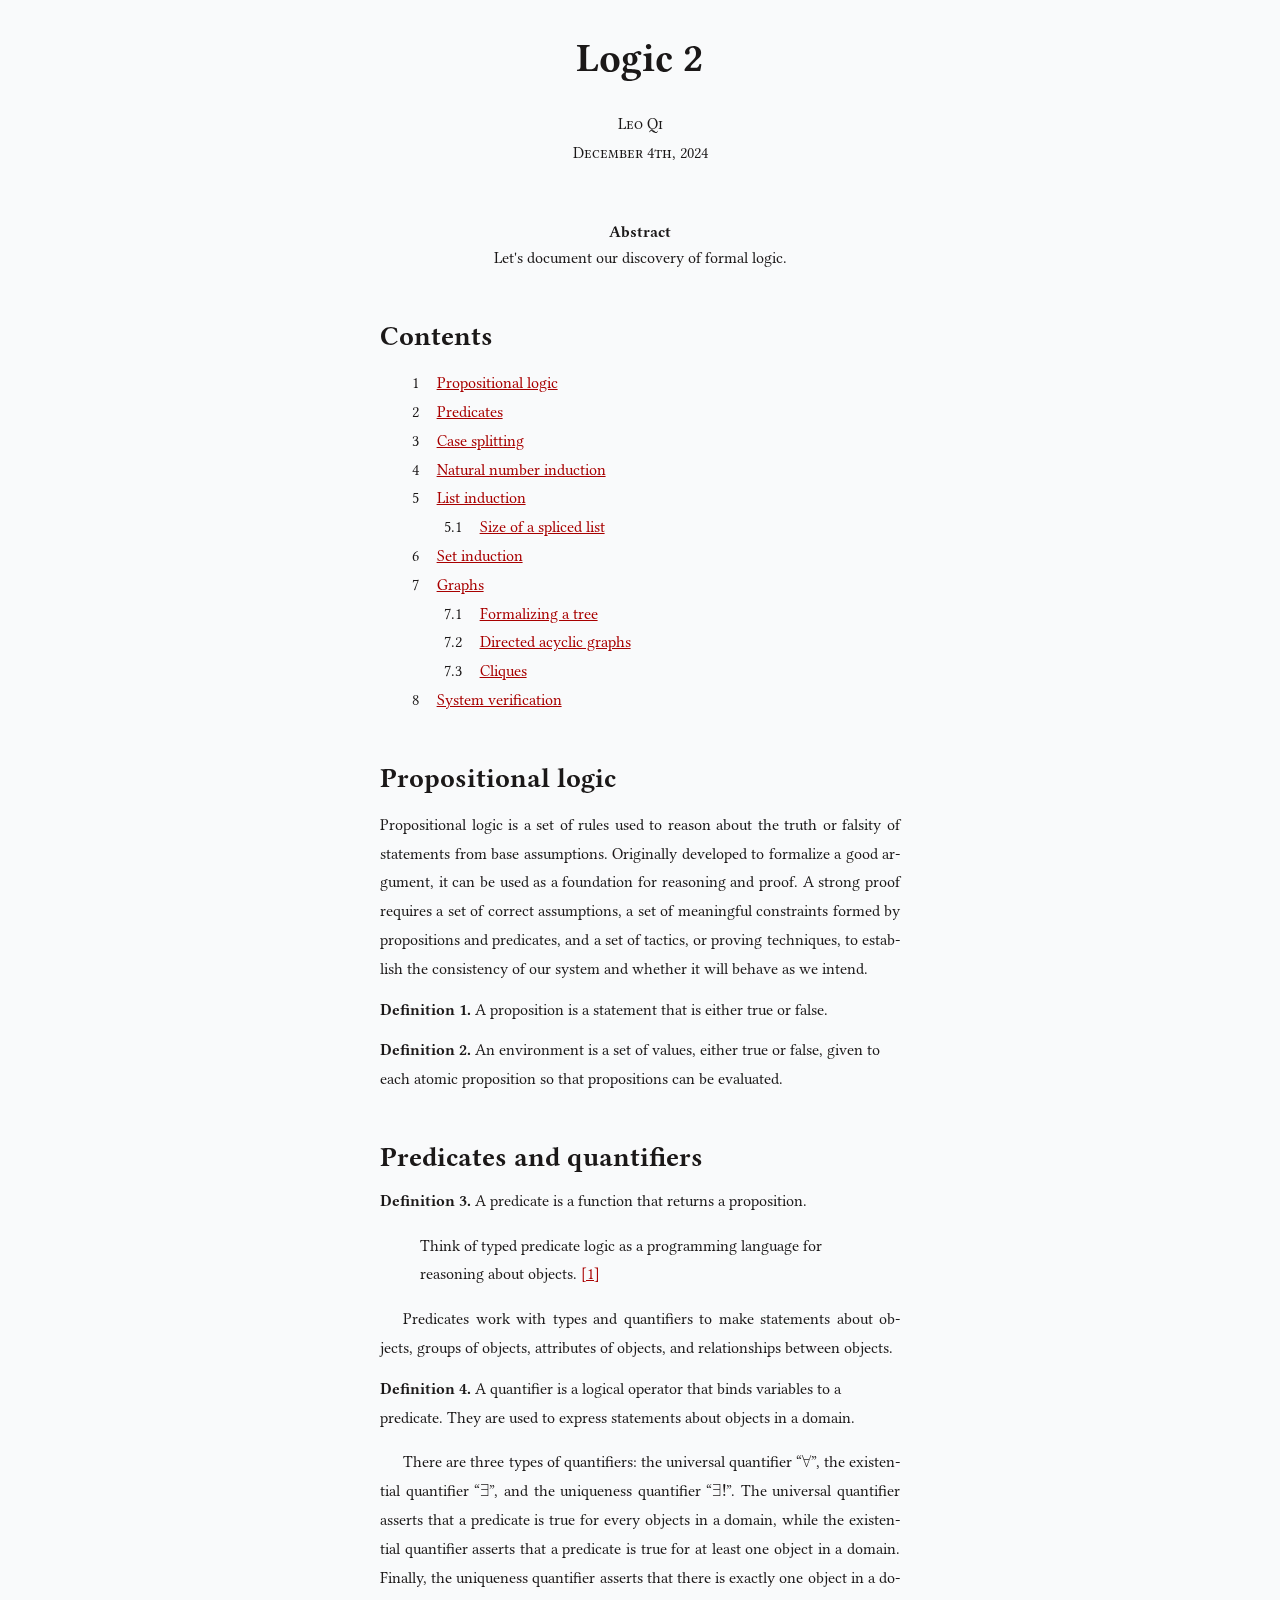
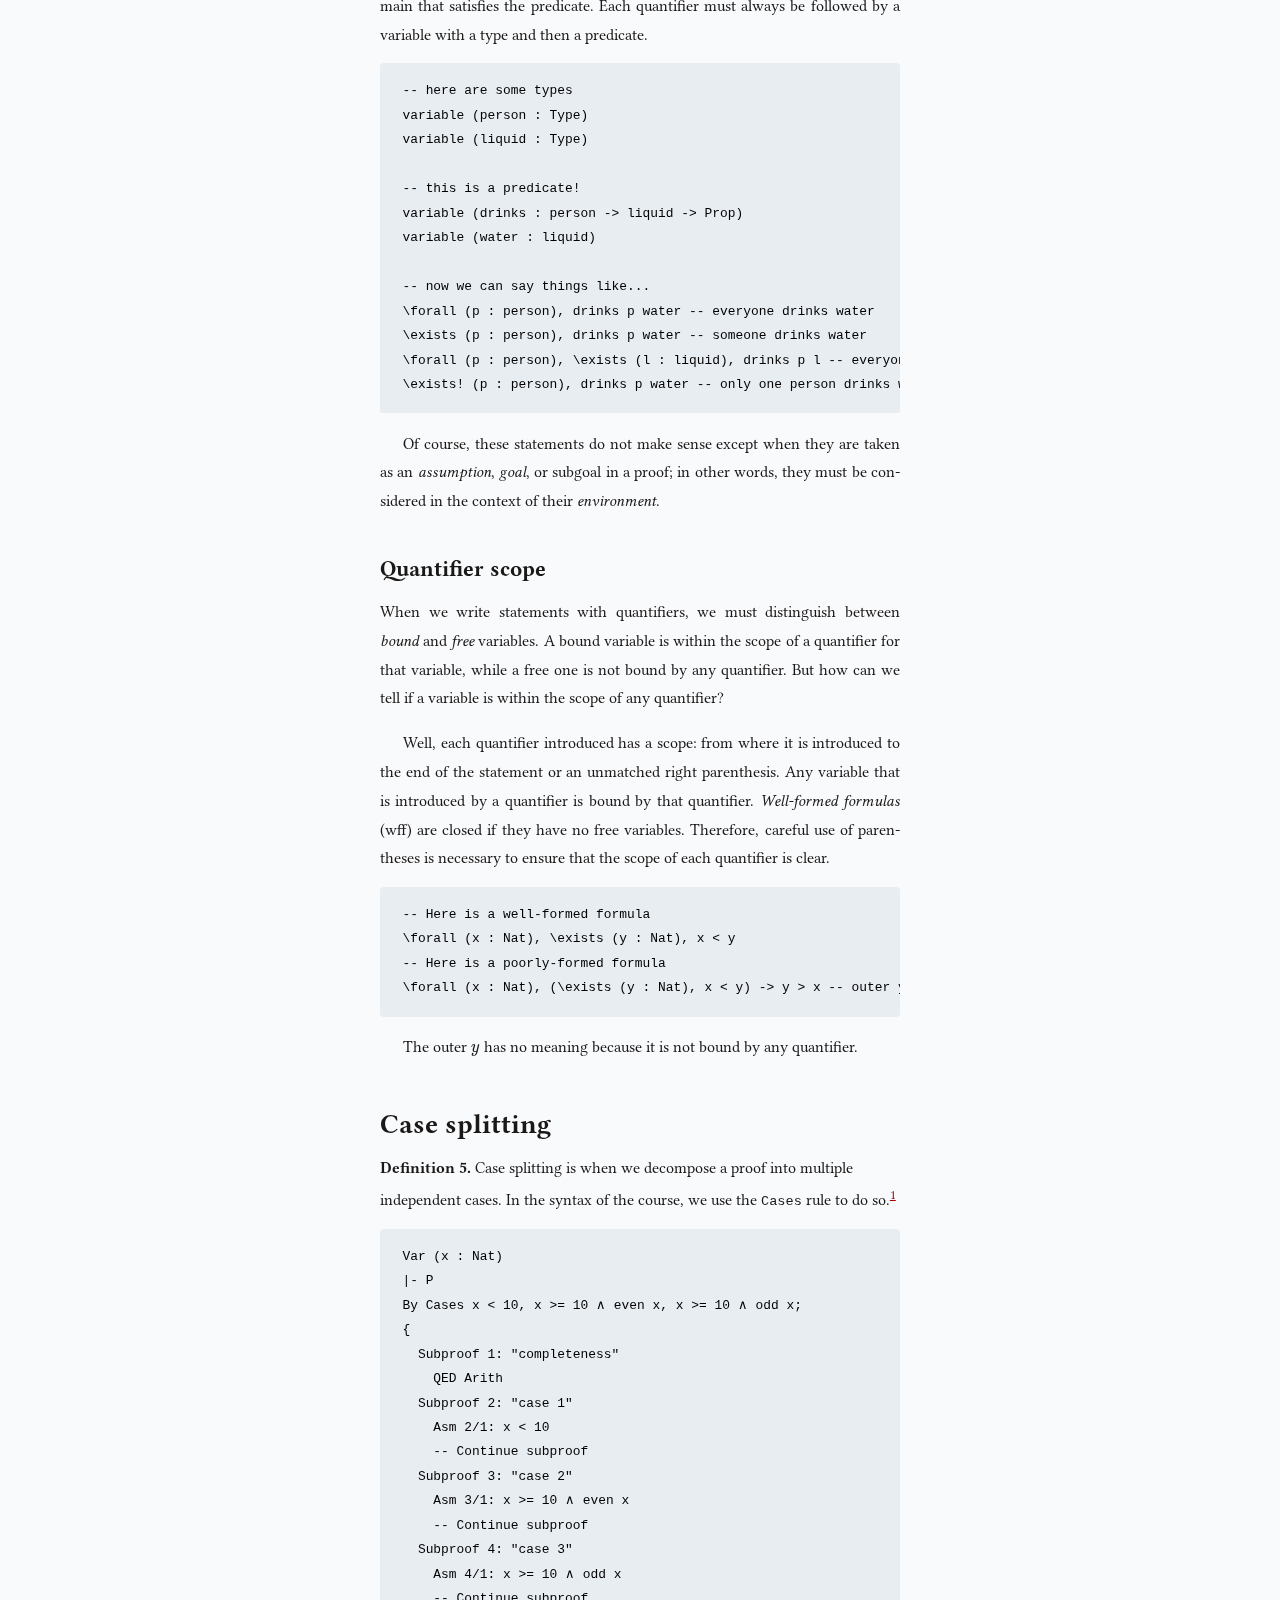
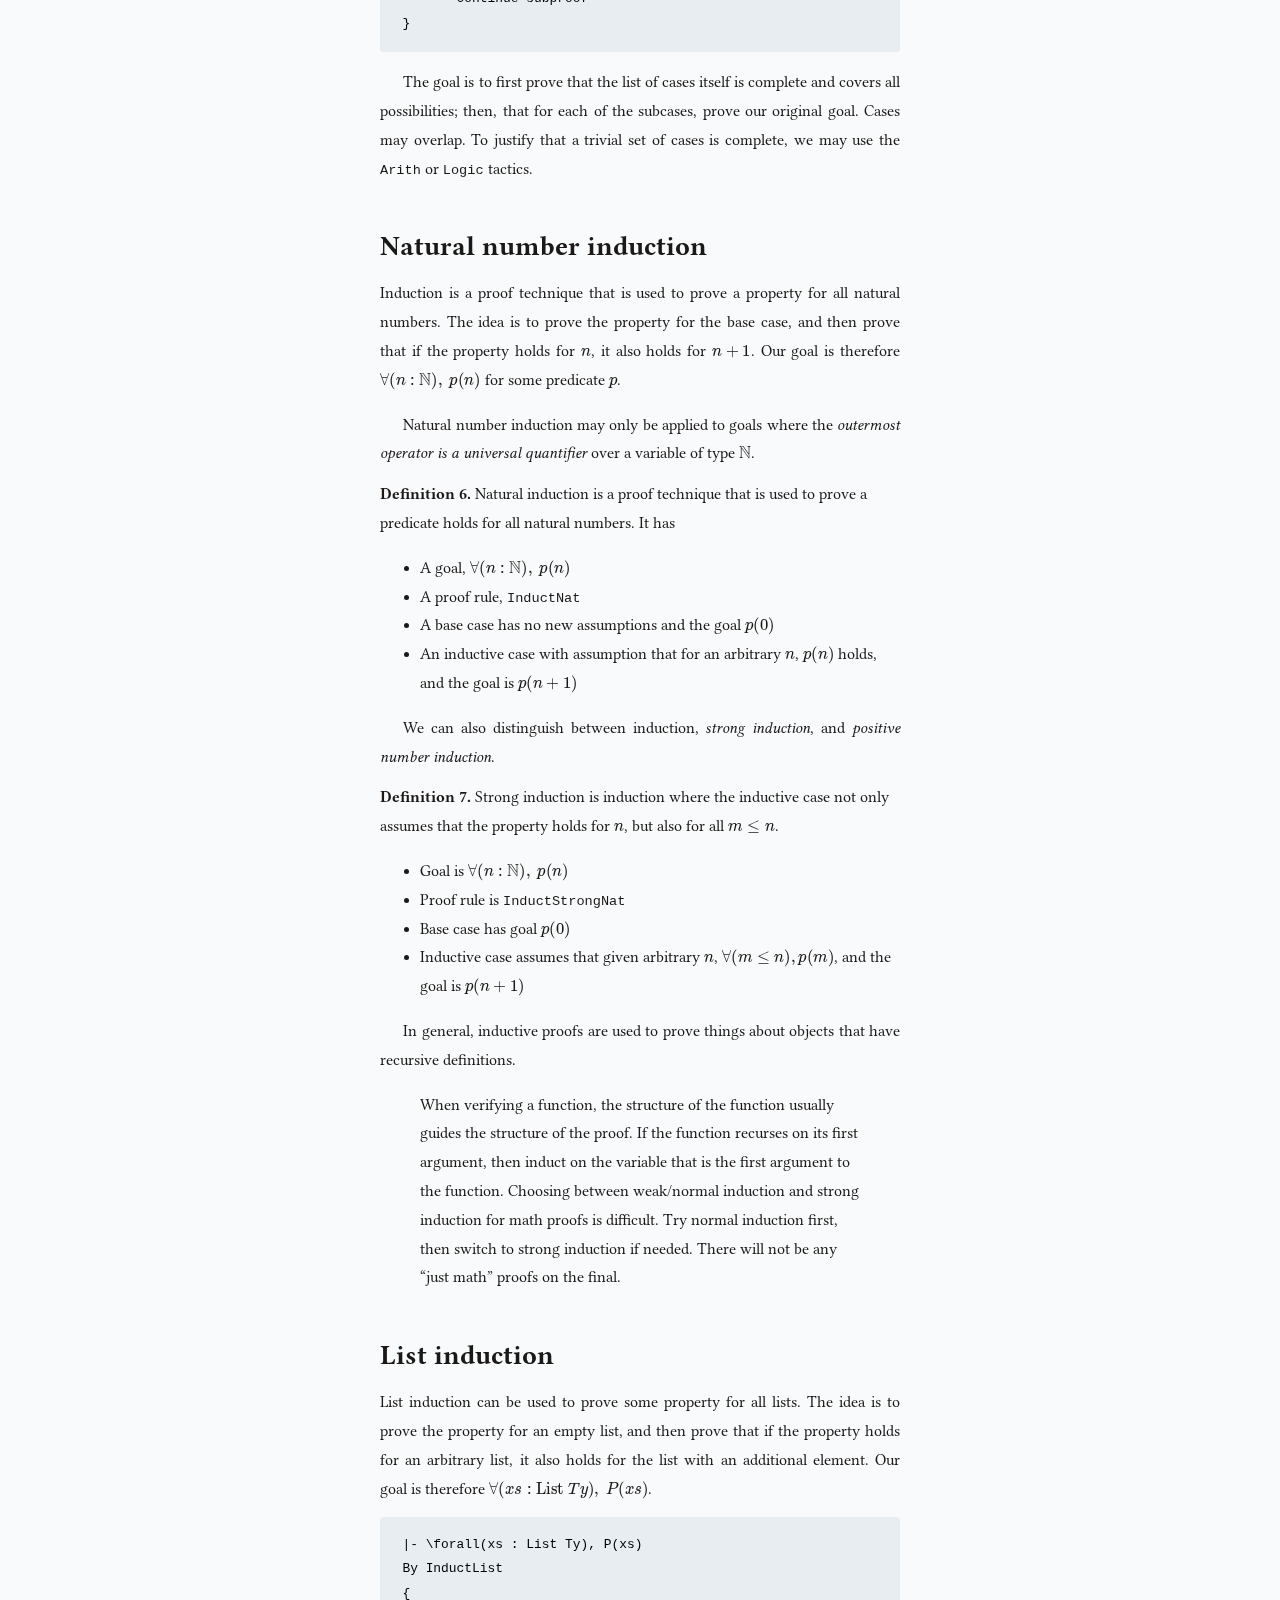
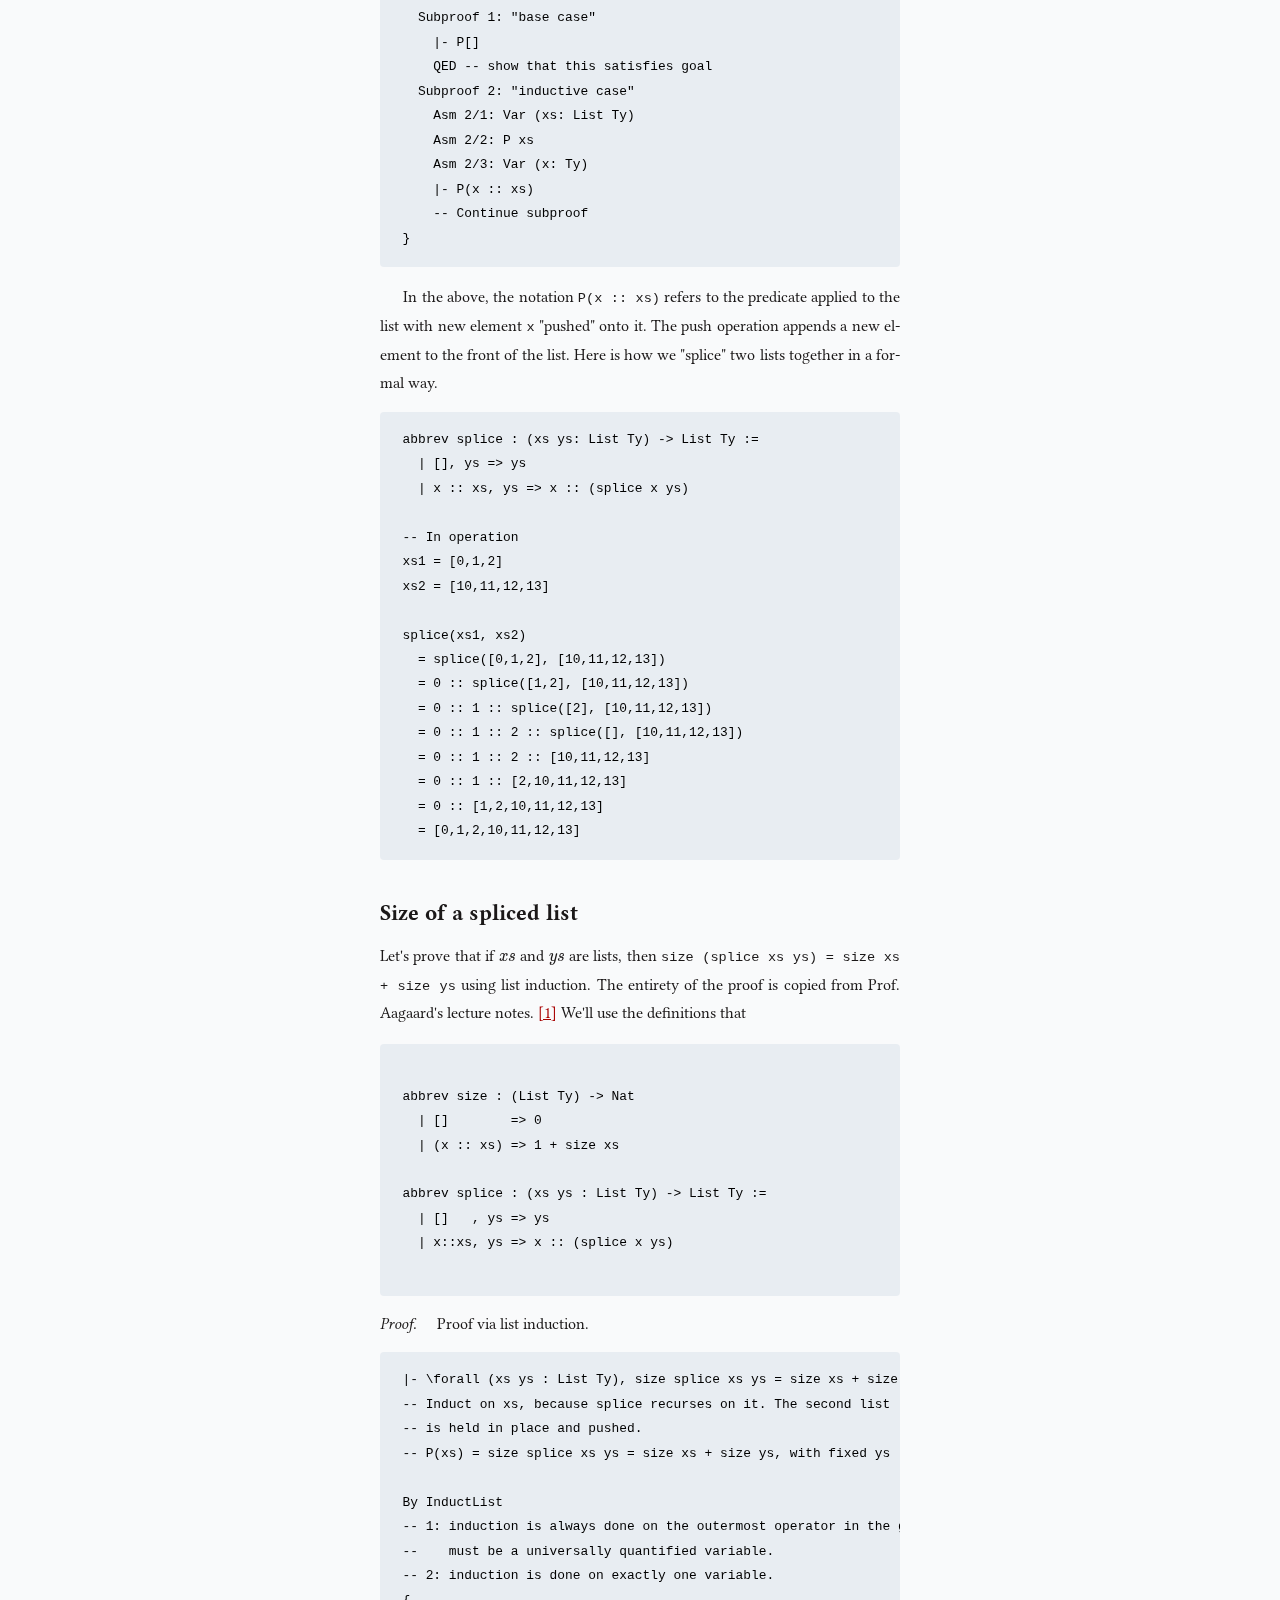
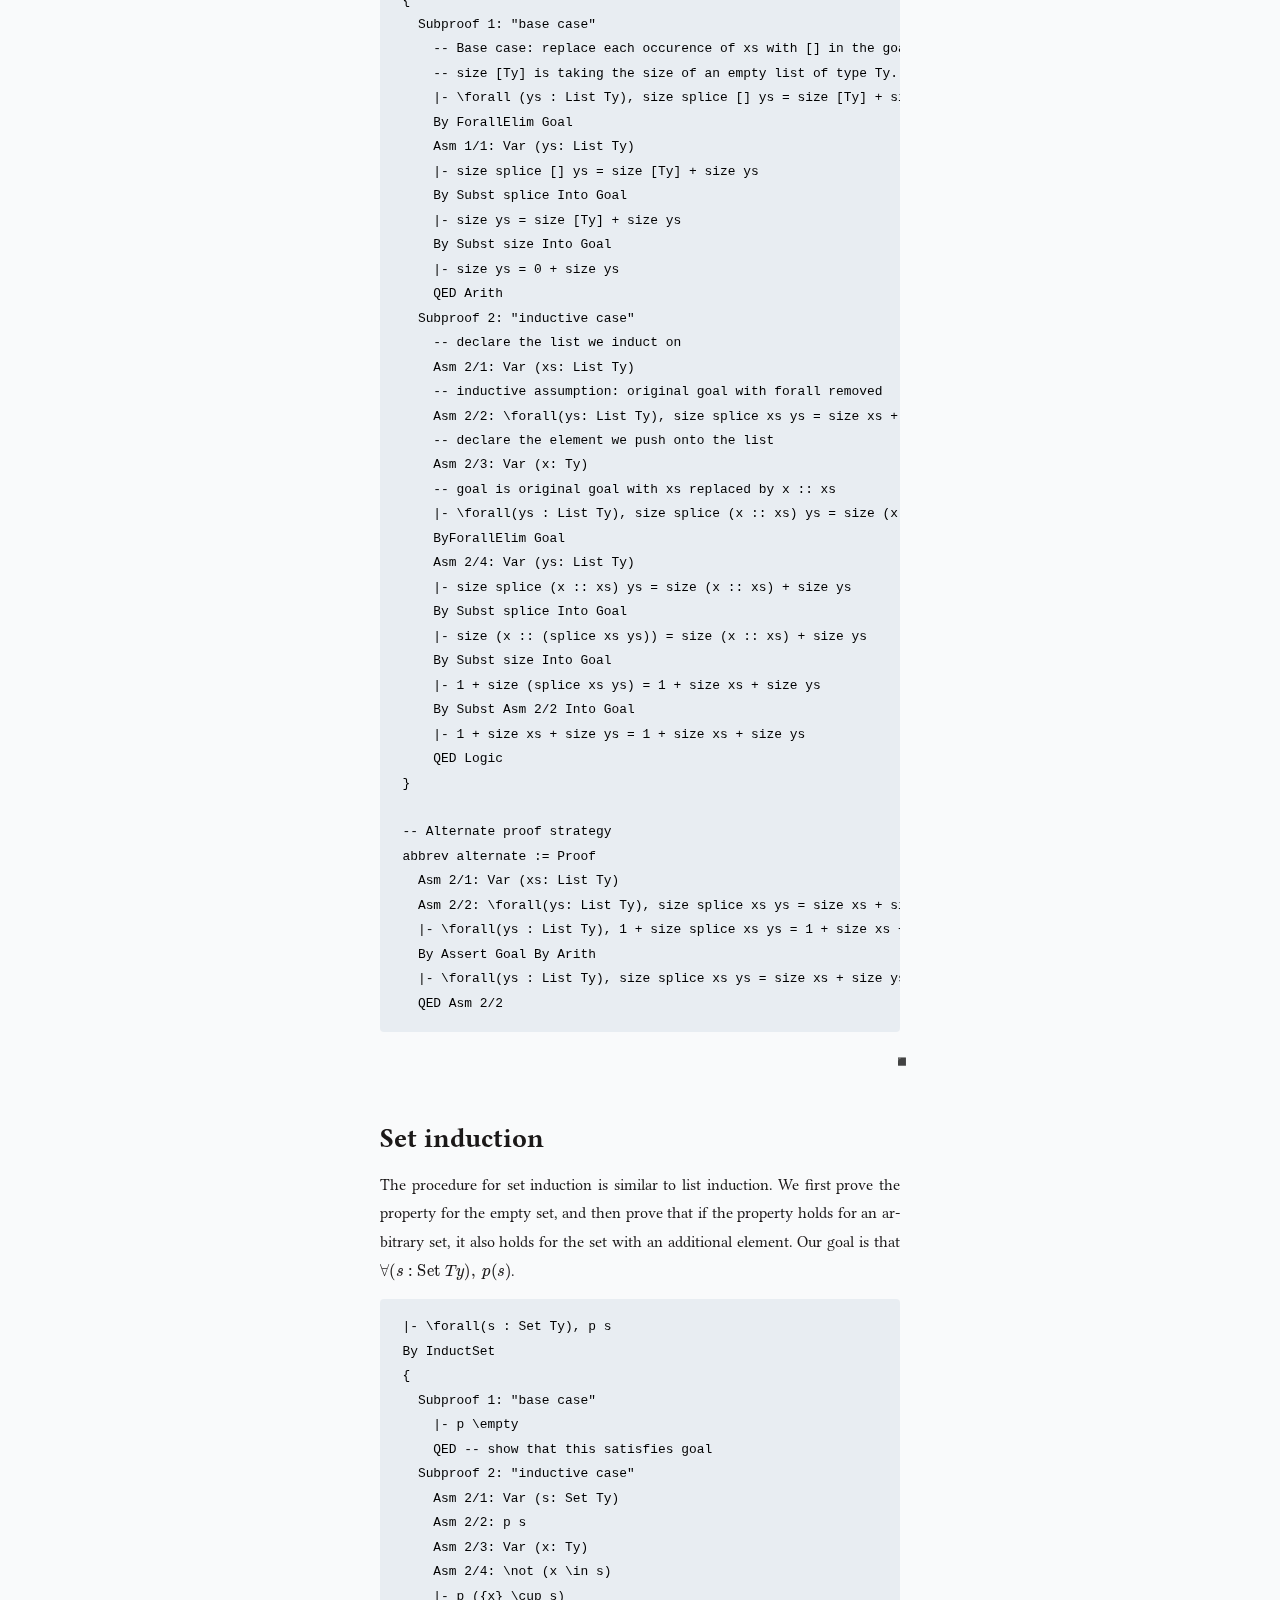
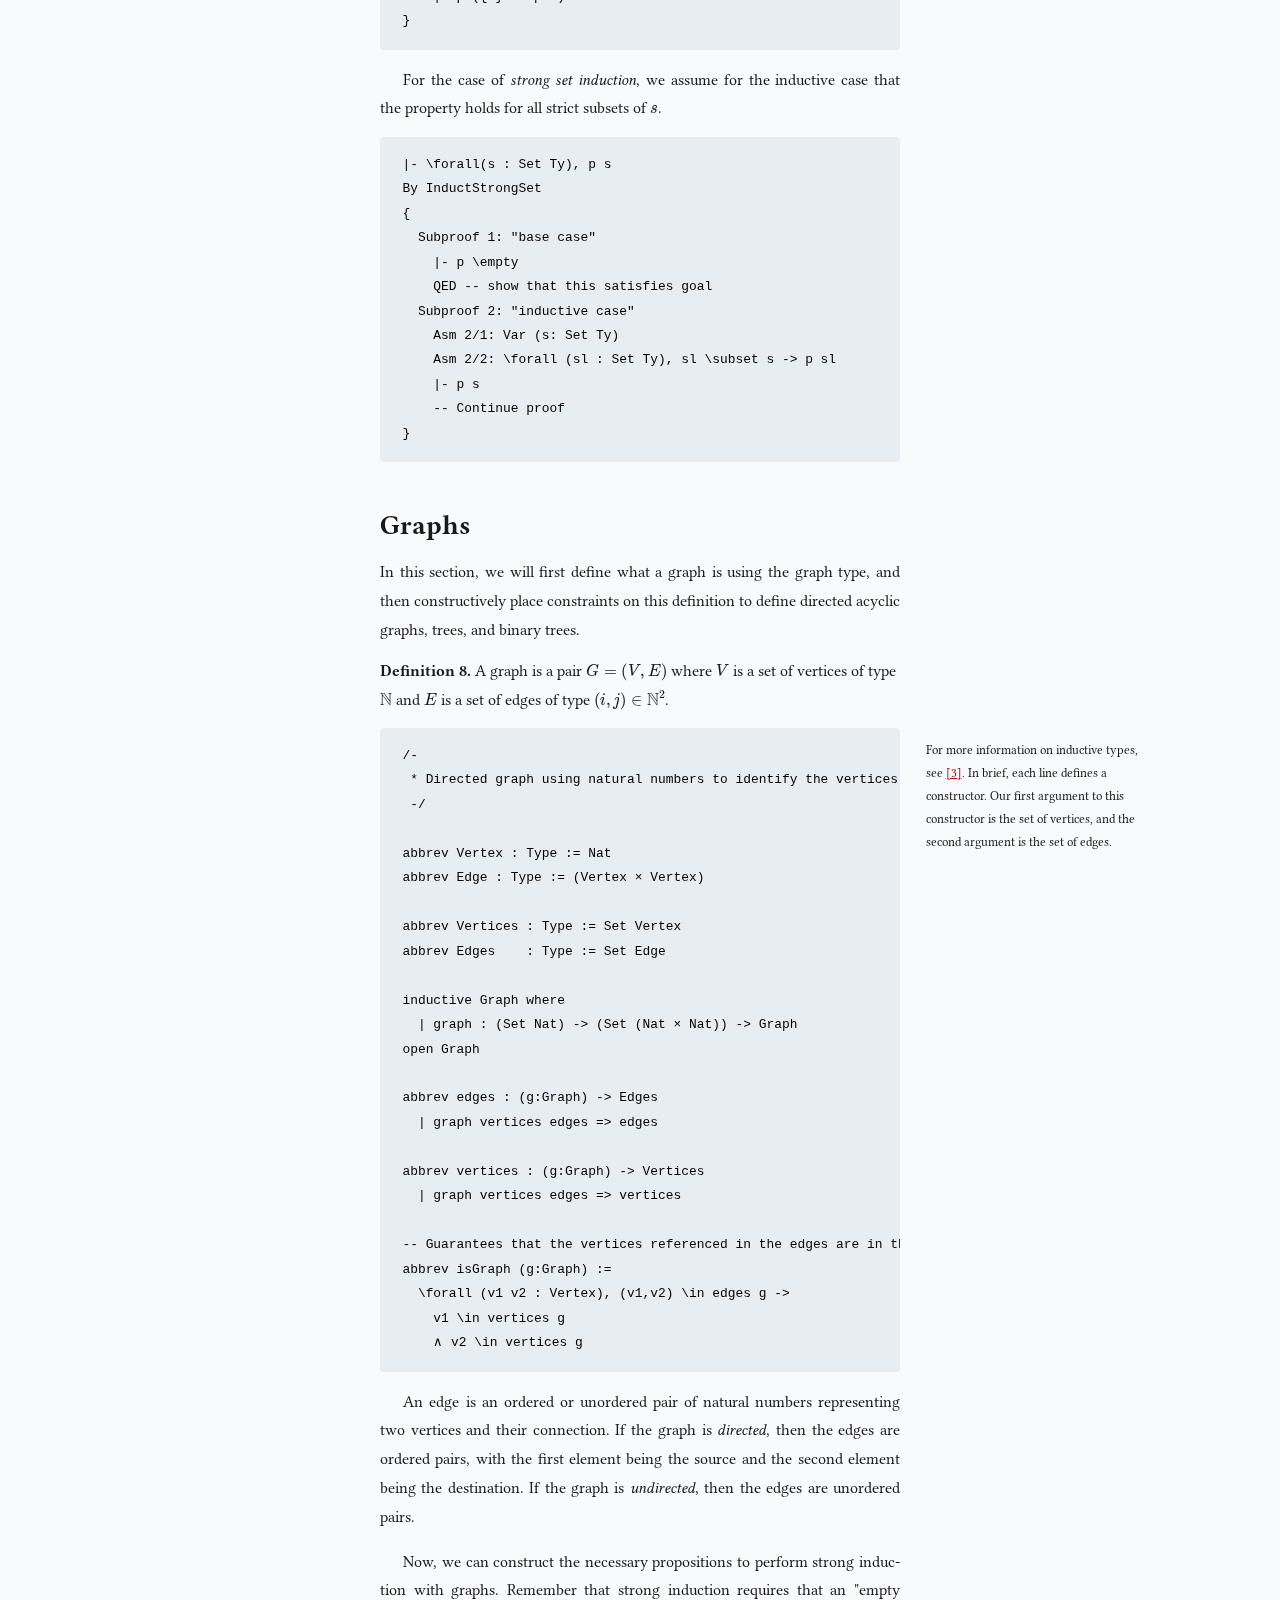
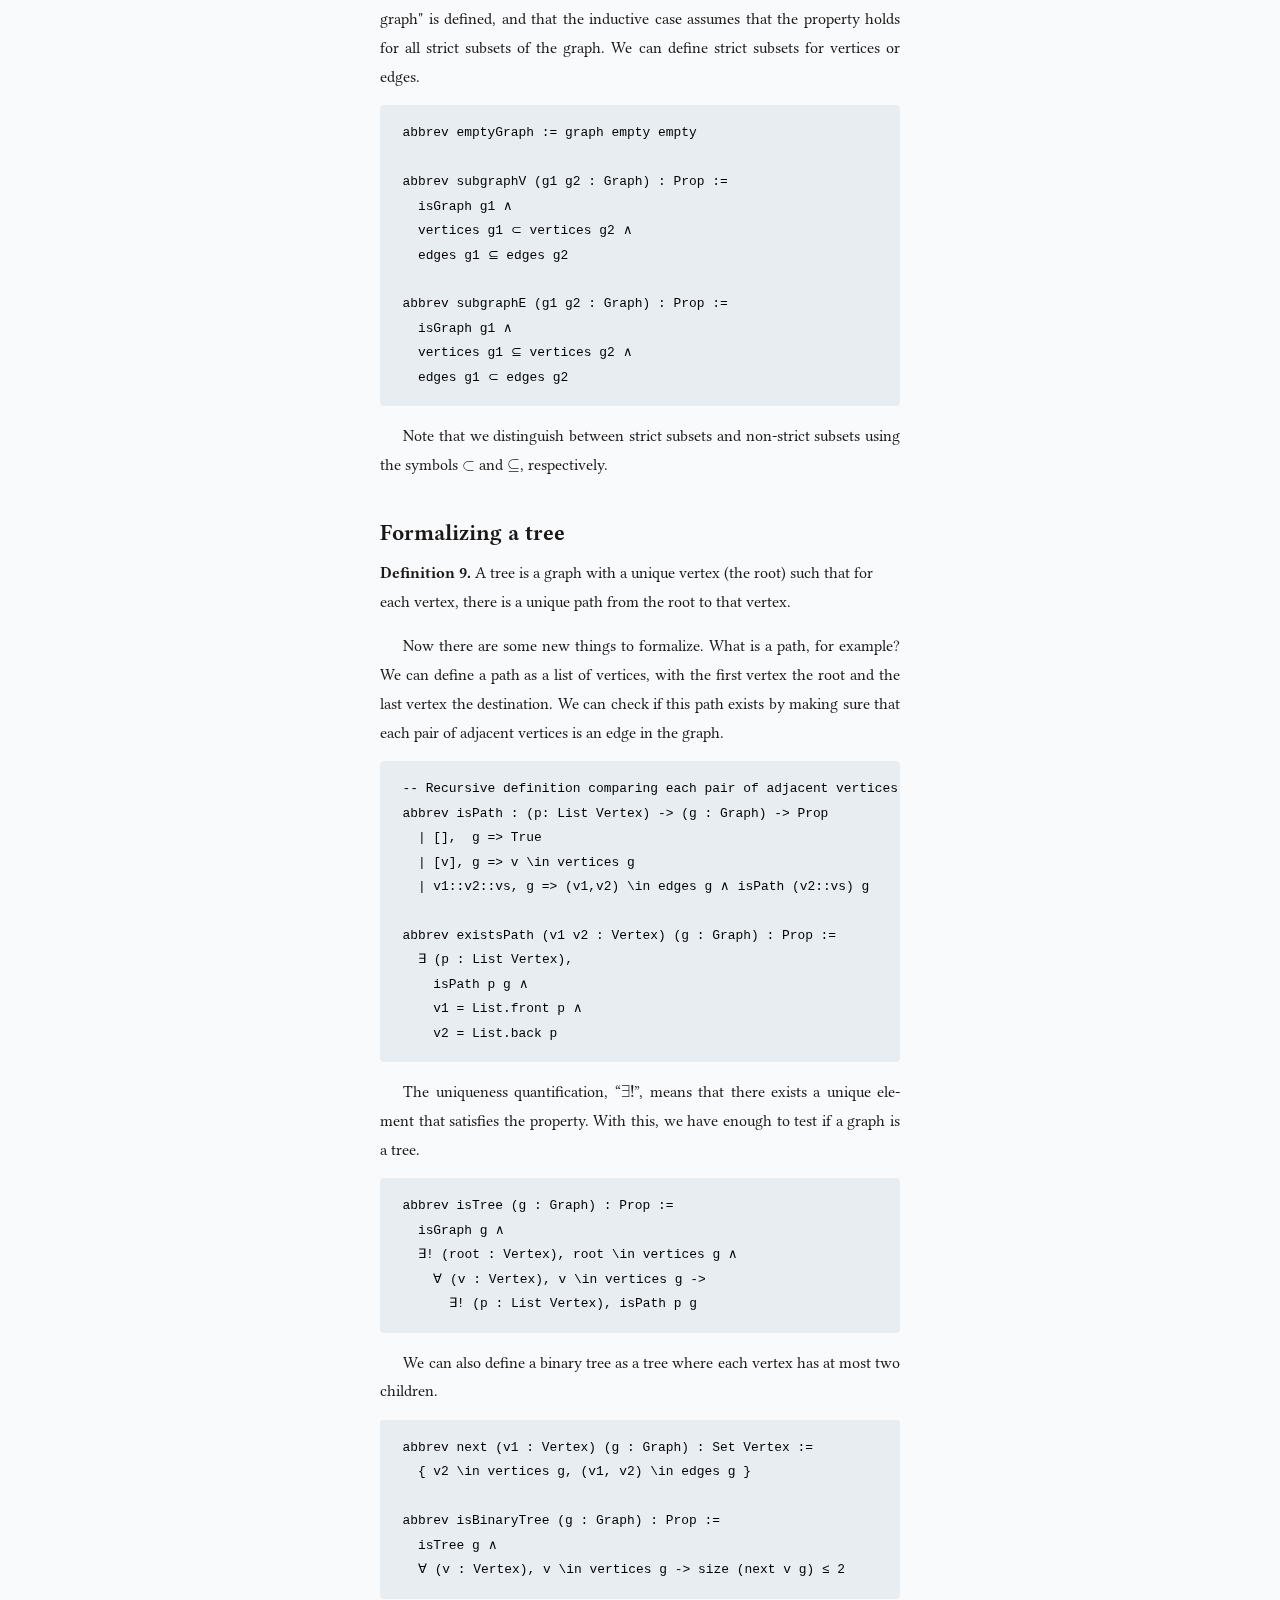
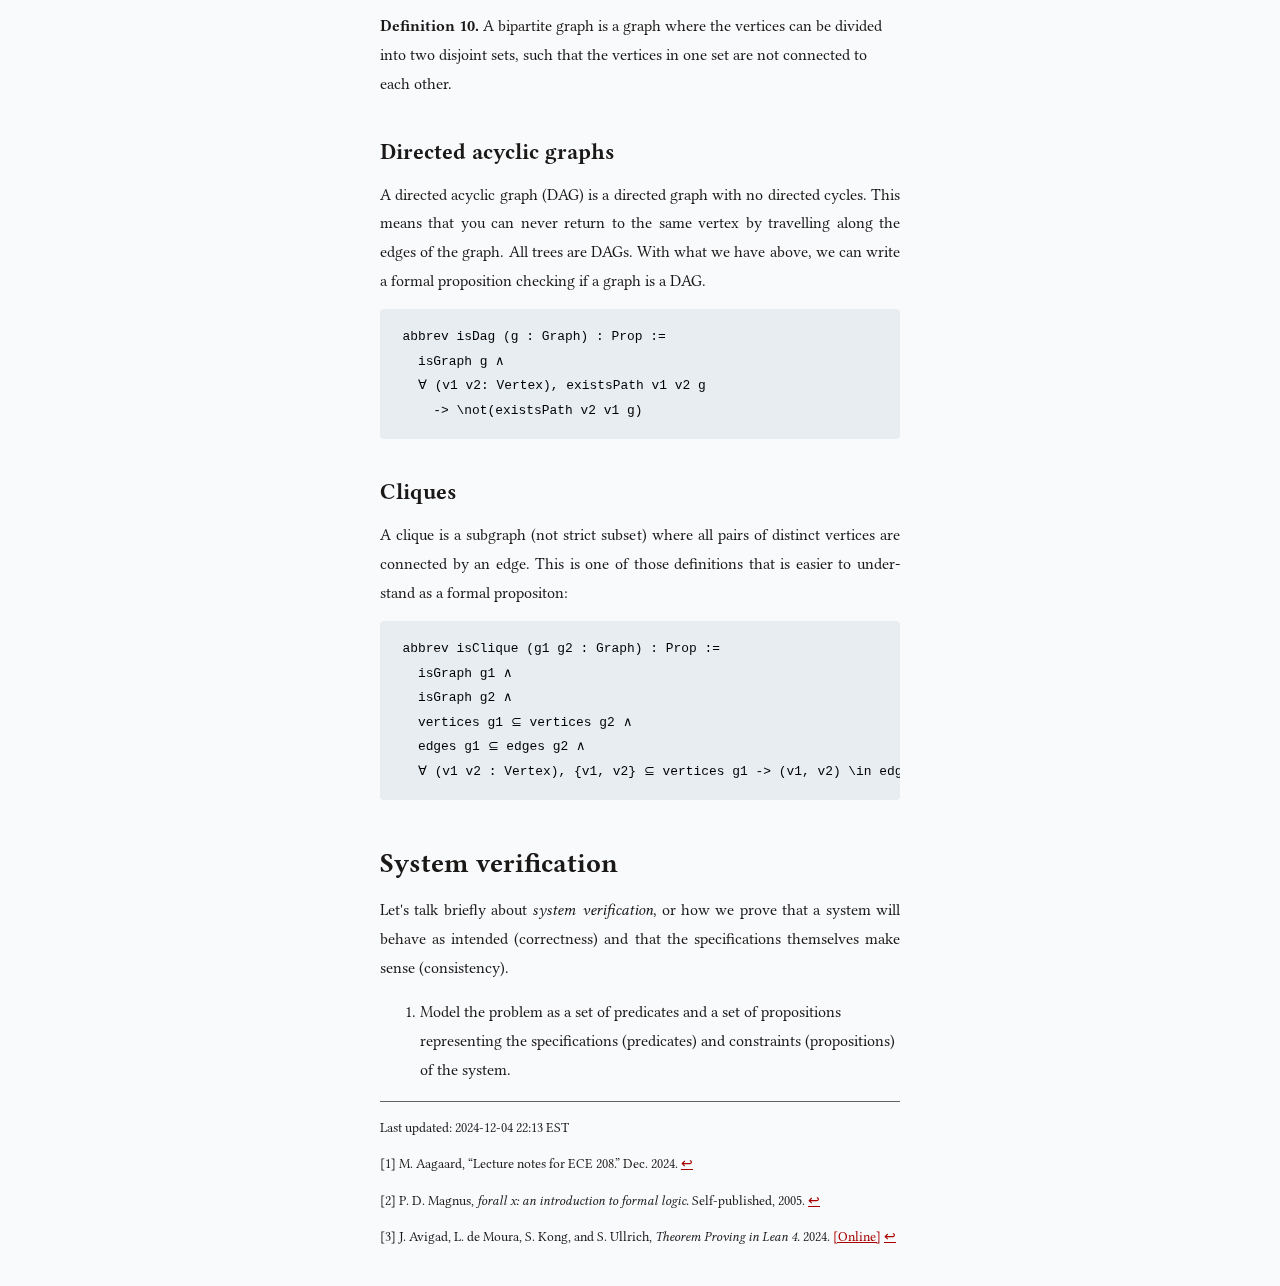
<file: notes/ece208.html>
<!doctype html>
<html lang="en">
<head>
  <title>Logic 2 - Leo Qi</title>
  <meta name="viewport" content="width=device-width, initial-scale=1" />
  <meta name="description" content="ECE 208 course notes" />
  <meta charset="UTF-8" />
  <link rel="stylesheet" href="/assets/latex.vercel.app.style.min.css" />
  <script id="MathJax-script" async src="/assets/npm.mathjax3.es5.tex-mml-chtml.js"></script>
  <link rel="stylesheet" href="/assets/latex.vercel.app.prism.css" />
  <script async defer src="/assets/npm.prism.min.js"></script>
  <link rel="icon" href="/favicon.ico" />
  <style>
  /* width */
  ::-webkit-scrollbar {
    width: 8px;
    height: 8px;
  }

  /* Track */
  ::-webkit-scrollbar-track {
    background: #f1f1f1;
  }

  /* Handle */
  ::-webkit-scrollbar-thumb {
    background: #888;
  }

  /* Handle on hover */
  ::-webkit-scrollbar-thumb:hover {
    background: #555;
  }
  </style>
</head>
<body class="libertinus">
  <header>
    <h1>Logic 2</h1>
    <p class="author">Leo Qi <br> December 4th, 2024</p>
  </header>
  <div class="abstract">
    <h2>Abstract</h2>
    <p>Let's document our discovery of formal logic.</p>
  </div>
  <nav role="navigation" class="toc">
    <h2>Contents</h2>
    <ol>
      <li><a href="#propositional-logic">Propositional logic</a></li>
      <li><a href="#predicates">Predicates</a></li>
      <li><a href="#case-splitting">Case splitting</a></li>
      <li><a href="#induction">Natural number induction</a></li>
      <li><a href="#induction-list">List induction</a></li>
      <ol>
        <li><a href="#size-of-a-spliced-list">Size of a spliced list</a></li>
      </ol>
      <li><a href="#induction-set">Set induction</a></li>
      <li><a href="#graphs">Graphs</a></li>
      <ol>
        <li><a href="#formalizing-a-tree">Formalizing a tree</a></li>
        <li><a href="#directed-acyclic-graphs">Directed acyclic graphs</a></li>
        <li><a href="#clique">Cliques</a></li>
      </ol>
      <li><a href="#system-verification">System verification</a></li>
    </ol>
  </nav>
  <main>
  <article class="indent-pars">
    <h2 id="propositional-logic">Propositional logic</h2>
    <p>
      Propositional logic is a set of rules used to reason about the truth or
      falsity of statements from base assumptions. Originally developed to
      formalize a good argument, it can be used as a foundation for reasoning
      and proof. A strong proof requires a set of correct assumptions, a set of
      meaningful constraints formed by propositions and predicates, and a set of 
      tactics, or proving techniques, to establish the consistency of our system
      and whether it will behave as we intend.
    </p>

    <div class="definition">
      A proposition is a statement that is either true or false.
    </div>
    <div class="definition">
      An environment is a set of values, either true or false, given to each atomic proposition
      so that propositions can be evaluated.
    </div>


    <h2 id="predicates">Predicates and quantifiers</h2>
    <div class="definition">
      A predicate is a function that returns a proposition.
    </div>
    <blockquote>
      Think of typed predicate logic as a programming language for reasoning
      about objects. <a href="#fn1" id="ref1">[1]</a>
    </blockquote>
    <p>
      Predicates work with types and quantifiers to make statements about
      objects, groups of objects, attributes of objects, and relationships
      between objects.
    </p>
    <div class="definition">
      A quantifier is a logical operator that binds variables to a predicate.
      They are used to express statements about objects in a domain.
    </div>
    <p>
      There are three types of quantifiers: the universal quantifier
      &#8220;\(\forall\)&#8221;,
      the existential quantifier &#8220;\(\exists\)&#8221;, and the uniqueness quantifier
      &#8220;\(\exists!\)&#8221;. The universal quantifier asserts that a predicate is true
      for every objects in a domain, while the existential quantifier asserts
      that a predicate is true for at least one object in a domain. Finally,
      the uniqueness quantifier asserts that there is exactly one object in a
      domain that satisfies the predicate. Each quantifier must always be
      followed by a variable with a type and then a predicate.
    </p>
    <pre><code class="language-lean">-- here are some types
variable (person : Type)
variable (liquid : Type)

-- this is a predicate!
variable (drinks : person -> liquid -> Prop)
variable (water : liquid)

-- now we can say things like...
\forall (p : person), drinks p water -- everyone drinks water
\exists (p : person), drinks p water -- someone drinks water
\forall (p : person), \exists (l : liquid), drinks p l -- everyone drinks something
\exists! (p : person), drinks p water -- only one person drinks water</code></pre>
    <p>
      Of course, these statements do not make sense except when they are taken
      as an <em>assumption</em>, <em>goal</em>, or subgoal in a proof;
      in other words, they must be considered in the context of their <em>environment</em>.
    </p>

    <h3 id="quantifier-scope">Quantifier scope</h3>
    <p>
      When we write statements with quantifiers, we must distinguish between
      <em>bound</em> and <em>free</em> variables. A bound variable is within
      the scope of a quantifier for that variable, while a free one
      is not bound by any quantifier. But how can we tell if a variable is within
      the scope of any quantifier?
    </p>
    <p>
      Well, each quantifier introduced has a scope: from where it is introduced
      to the end of the statement or an unmatched right parenthesis. Any variable
      that is introduced by a quantifier is bound by that quantifier.
      <em>Well-formed formulas</em> (wff) are closed if they have no free variables.
      Therefore, careful use of parentheses is necessary to ensure that the
      scope of each quantifier is clear.
    </p>
    <pre><code class="language-lean">-- Here is a well-formed formula
\forall (x : Nat), \exists (y : Nat), x < y
-- Here is a poorly-formed formula
\forall (x : Nat), (\exists (y : Nat), x < y) -> y > x -- outer y is free</code></pre>
    <p>
      The outer \(y\) has no meaning because it is not bound by any quantifier.
    </p>

    <h2 id="case-splitting">Case splitting</h2>
    <div class="definition">
      Case splitting is when we decompose a proof into multiple independent
      cases. In the syntax of the course, we use the <code>Cases</code> rule
      to do so.<sup><a href="#fn1" id="ref1">1</a></sup>
    </div>

    <pre><code class="language-lean">Var (x : Nat)
|- P
By Cases x < 10, x >= 10 ∧ even x, x >= 10 ∧ odd x;
{
  Subproof 1: "completeness"
    QED Arith
  Subproof 2: "case 1"
    Asm 2/1: x < 10
    -- Continue subproof
  Subproof 3: "case 2"
    Asm 3/1: x >= 10 ∧ even x
    -- Continue subproof
  Subproof 4: "case 3"
    Asm 4/1: x >= 10 ∧ odd x
    -- Continue subproof
}</code></pre>

    <p>
      The goal is to first prove that the list of cases itself is complete and
      covers all possibilities; then, that for each of the subcases, prove our
      original goal. Cases may overlap. To justify that a trivial set of cases is
      complete, we may use the <code>Arith</code> or <code>Logic</code> tactics.
    </p>

    <h2 id="induction">Natural number induction</h2>
    <p>
      Induction is a proof technique that is used to prove a property for all
      natural numbers. The idea is to prove the property for the base case, and
      then prove that if the property holds for \(n\), it also holds for \(n+1\).
      Our goal is therefore \(\forall(n : \mathbb{N}),\ p(n)\) for some predicate
      \(p\).
    </p>
    <p>
      Natural number induction may only be applied to goals where the
      <em>outermost operator is a universal quantifier</em> over a variable
      of type \(\mathbb{N}\).
    </p>
    <div class="definition">
      Natural induction is a proof technique that is used to prove a predicate
      holds for all natural numbers. It has
      <ul>
        <li>A goal, \(\forall(n : \mathbb{N}),\ p(n)\)</li>
        <li>A proof rule, <code>InductNat</code></li>
        <li>A base case has no new assumptions and the goal \(p(0)\)</li>
        <li>An inductive case with assumption that for an arbitrary \(n\),
          \(p(n)\) holds, and the goal is \(p(n+1)\)</li>
      <ul>
    </div>
    <p>
      We can also distinguish between induction, <em>strong induction</em>,
      and <em>positive number induction</em>.
    </p>
    <div class="definition">
      Strong induction is induction where the inductive case not only assumes
      that the property holds for \(n\), but also for all \(m \leq n\).

      <ul>
        <li>Goal is \(\forall(n : \mathbb{N}),\ p(n)\)</li>
        <li>Proof rule is <code>InductStrongNat</code></li>
        <li>Base case has goal \(p(0)\)</li>
        <li>Inductive case assumes that given arbitrary \(n\),
          \(\forall(m\le n), p(m)\), and the goal is \(p(n+1)\)</li>
    </div>
    <p>
      In general, inductive proofs are used to prove things about objects that
      have recursive definitions.
    </p>
    <blockquote>
      When verifying a function, the structure of the function usually guides the
      structure of the proof. If the function recurses on its first argument,
      then induct on the variable that is the first argument to the function.

      Choosing between weak/normal induction and strong induction for math
      proofs is difficult. Try normal induction first, then switch to strong
      induction if needed. There will not be any “just math” proofs on the final.
    </blockquote>

    <h2 id="induction-list">List induction</h2>
    <p>
      List induction can be used to prove some property for all lists. The idea
      is to prove the property for an empty list, and then prove that if the
      property holds for an arbitrary list, it also holds for the list with an
      additional element. Our goal is therefore
      \(\forall(xs : \text{List } Ty),\ P(xs)\).
    </p>
    <pre><code class="language-lean">|- \forall(xs : List Ty), P(xs)
By InductList
{
  Subproof 1: "base case"
    |- P[]
    QED -- show that this satisfies goal
  Subproof 2: "inductive case"
    Asm 2/1: Var (xs: List Ty)
    Asm 2/2: P xs
    Asm 2/3: Var (x: Ty)
    |- P(x :: xs)
    -- Continue subproof
}</code></pre>
    <p>
      In the above, the notation <code>P(x :: xs)</code> refers to the predicate
      applied to the list with new element <code>x</code> "pushed" onto it.
      The push operation appends a new element to the front of the list.
      Here is how we "splice" two lists together in a formal way.
    </p>
    <pre><code class="language-lean">abbrev splice : (xs ys: List Ty) -> List Ty :=
  | [], ys => ys
  | x :: xs, ys => x :: (splice x ys)

-- In operation
xs1 = [0,1,2]
xs2 = [10,11,12,13]

splice(xs1, xs2)
  = splice([0,1,2], [10,11,12,13])
  = 0 :: splice([1,2], [10,11,12,13])
  = 0 :: 1 :: splice([2], [10,11,12,13])
  = 0 :: 1 :: 2 :: splice([], [10,11,12,13])
  = 0 :: 1 :: 2 :: [10,11,12,13]
  = 0 :: 1 :: [2,10,11,12,13]
  = 0 :: [1,2,10,11,12,13]
  = [0,1,2,10,11,12,13]</code></pre>
   
    <h3 id="size-of-a-spliced-list">Size of a spliced list</h3>
    <p>
      Let's prove that if \(xs\) and \(ys\) are lists, then 
      <code>size (splice xs ys) = size xs + size ys</code> using list induction.
      The entirety of the proof is copied from Prof. Aagaard's lecture notes. <a href="#fn1" id="ref1">[1]</a>
      We'll use the definitions that
    <p>
    <pre>
      <code class="language-lean">
abbrev size : (List Ty) -> Nat
  | []        => 0
  | (x :: xs) => 1 + size xs

abbrev splice : (xs ys : List Ty) -> List Ty :=
  | []   , ys => ys
  | x::xs, ys => x :: (splice x ys)</code>
    </pre>
    <div class="proof">
      Proof via list induction.

      <pre><code class="language-lean">|- \forall (xs ys : List Ty), size splice xs ys = size xs + size ys
-- Induct on xs, because splice recurses on it. The second list
-- is held in place and pushed.
-- P(xs) = size splice xs ys = size xs + size ys, with fixed ys

By InductList
-- 1: induction is always done on the outermost operator in the goal, which
--    must be a universally quantified variable.
-- 2: induction is done on exactly one variable.
{
  Subproof 1: "base case"
    -- Base case: replace each occurence of xs with [] in the goal
    -- size [Ty] is taking the size of an empty list of type Ty.
    |- \forall (ys : List Ty), size splice [] ys = size [Ty] + size ys
    By ForallElim Goal
    Asm 1/1: Var (ys: List Ty)
    |- size splice [] ys = size [Ty] + size ys
    By Subst splice Into Goal
    |- size ys = size [Ty] + size ys
    By Subst size Into Goal
    |- size ys = 0 + size ys
    QED Arith
  Subproof 2: "inductive case"
    -- declare the list we induct on
    Asm 2/1: Var (xs: List Ty)
    -- inductive assumption: original goal with forall removed
    Asm 2/2: \forall(ys: List Ty), size splice xs ys = size xs + size ys
    -- declare the element we push onto the list
    Asm 2/3: Var (x: Ty)
    -- goal is original goal with xs replaced by x :: xs
    |- \forall(ys : List Ty), size splice (x :: xs) ys = size (x :: xs) + size ys
    ByForallElim Goal
    Asm 2/4: Var (ys: List Ty)
    |- size splice (x :: xs) ys = size (x :: xs) + size ys
    By Subst splice Into Goal
    |- size (x :: (splice xs ys)) = size (x :: xs) + size ys
    By Subst size Into Goal
    |- 1 + size (splice xs ys) = 1 + size xs + size ys
    By Subst Asm 2/2 Into Goal
    |- 1 + size xs + size ys = 1 + size xs + size ys
    QED Logic
}

-- Alternate proof strategy
abbrev alternate := Proof
  Asm 2/1: Var (xs: List Ty)
  Asm 2/2: \forall(ys: List Ty), size splice xs ys = size xs + size ys
  |- \forall(ys : List Ty), 1 + size splice xs ys = 1 + size xs + size ys
  By Assert Goal By Arith
  |- \forall(ys : List Ty), size splice xs ys = size xs + size ys
  QED Asm 2/2</code></pre>
      <br />
    </div>

    <h2 id="induction-set">Set induction</h2>
    <p>
      The procedure for set induction is similar to list induction. We first
      prove the property for the empty set, and then prove that if the property
      holds for an arbitrary set, it also holds for the set with an additional
      element. Our goal is that \(\forall(s : \text{Set } Ty),\ p(s)\).
    <pre><code class="language-lean">|- \forall(s : Set Ty), p s
By InductSet
{
  Subproof 1: "base case"
    |- p \empty
    QED -- show that this satisfies goal
  Subproof 2: "inductive case"
    Asm 2/1: Var (s: Set Ty)
    Asm 2/2: p s
    Asm 2/3: Var (x: Ty)
    Asm 2/4: \not (x \in s)
    |- p ({x} \cup s)
}</code></pre>
    <p>
      For the case of <em>strong set induction</em>, we assume for the inductive
      case that the property holds for all strict subsets of \(s\).
    </p>
    <pre><code class="language-lean">|- \forall(s : Set Ty), p s
By InductStrongSet
{
  Subproof 1: "base case"
    |- p \empty
    QED -- show that this satisfies goal
  Subproof 2: "inductive case"
    Asm 2/1: Var (s: Set Ty)
    Asm 2/2: \forall (sl : Set Ty), sl \subset s -> p sl
    |- p s
    -- Continue proof
}</code></pre>

    <h2 id="graphs">Graphs</h2>
    <p>
      In this section, we will first define what a graph is using the graph
      type, and then
      constructively place constraints on this definition to define directed
      acyclic graphs, trees, and binary trees.
    </p>
    <div class="definition">
      A graph is a pair \(G = (V, E)\) where \(V\) is a set of vertices of type
      \(\mathbb{N}\) and \(E\) is a set of edges of type \( (i, j)\in\mathbb{N}^2\).
    </div>
    <span class="sidenote">
      For more information on inductive types, see <a href="#fn3" id="ref3">[3]</a>.
      In brief, each line defines a constructor. Our first argument to this
      constructor is the
      set of vertices, and the second argument is the set of edges.
    </span>
    <pre><code class="language-lean">/-
 * Directed graph using natural numbers to identify the vertices.
 -/

abbrev Vertex : Type := Nat
abbrev Edge : Type := (Vertex × Vertex)

abbrev Vertices : Type := Set Vertex
abbrev Edges    : Type := Set Edge

inductive Graph where
  | graph : (Set Nat) -> (Set (Nat × Nat)) -> Graph
open Graph

abbrev edges : (g:Graph) -> Edges
  | graph vertices edges => edges

abbrev vertices : (g:Graph) -> Vertices
  | graph vertices edges => vertices

-- Guarantees that the vertices referenced in the edges are in the graph
abbrev isGraph (g:Graph) :=
  \forall (v1 v2 : Vertex), (v1,v2) \in edges g ->
    v1 \in vertices g
    ∧ v2 \in vertices g</code></pre>
    <p>
      An edge is an ordered or unordered pair of natural numbers representing
      two vertices and their connection.

      If the graph is <em>directed</em>, then the edges are ordered pairs, with
      the first element being the source and the second element being the
      destination. If the graph is <em>undirected</em>, then the edges are
      unordered pairs.
    </p>
    <p>
      Now, we can construct the necessary propositions to perform strong induction
      with graphs. Remember that strong induction requires that an "empty graph"
      is defined, and that the inductive case assumes that the property holds for
      all strict subsets of the graph. We can define strict subsets for vertices
      or edges.
    </p>
    <pre><code class="language-lean">abbrev emptyGraph := graph empty empty

abbrev subgraphV (g1 g2 : Graph) : Prop :=
  isGraph g1 ∧
  vertices g1 ⊂ vertices g2 ∧
  edges g1 ⊆ edges g2

abbrev subgraphE (g1 g2 : Graph) : Prop :=
  isGraph g1 ∧
  vertices g1 ⊆ vertices g2 ∧
  edges g1 ⊂ edges g2</code></pre>
    <p>
      Note that we distinguish between strict subsets and non-strict subsets
      using the symbols \(\subset\) and \(\subseteq\), respectively.
    </p>
    <h3 id="formalizing-a-tree">Formalizing a tree</h3>
    <div class="definition">
      A tree is a graph with a unique vertex (the root) such that for each vertex,
      there is a unique path from the root to that vertex.
    </div>
    <p>
      Now there are some new things to formalize. What is a path, for
      example? We can define a path as a list of vertices, with
      the first vertex the root and the last vertex the destination. We can
      check if this path exists by making sure that each pair of adjacent
      vertices is an edge in the graph.
    </p>
    <pre><code class="language-lean">-- Recursive definition comparing each pair of adjacent vertices
abbrev isPath : (p: List Vertex) -> (g : Graph) -> Prop
  | [],  g => True
  | [v], g => v \in vertices g
  | v1::v2::vs, g => (v1,v2) \in edges g ∧ isPath (v2::vs) g

abbrev existsPath (v1 v2 : Vertex) (g : Graph) : Prop :=
  ∃ (p : List Vertex),
    isPath p g ∧
    v1 = List.front p ∧
    v2 = List.back p</code></pre>
    <p>
      The uniqueness quantification, &#8220;\(\exists!\)&#8221;, means that
      there exists a unique element that satisfies the property. With this,
      we have enough to test if a graph is a tree.
    </p>    
    <pre><code class="language-lean">abbrev isTree (g : Graph) : Prop :=
  isGraph g ∧
  ∃! (root : Vertex), root \in vertices g ∧
    ∀ (v : Vertex), v \in vertices g ->
      ∃! (p : List Vertex), isPath p g</code></pre>
    <p>
      We can also define a binary tree as a tree where each vertex has at most two children.
    </p>
    <pre><code class="language-lean">abbrev next (v1 : Vertex) (g : Graph) : Set Vertex :=
  { v2 \in vertices g, (v1, v2) \in edges g }

abbrev isBinaryTree (g : Graph) : Prop :=
  isTree g ∧
  ∀ (v : Vertex), v \in vertices g -> size (next v g) ≤ 2</code></pre>
    <div class="definition">
      A bipartite graph is a graph where the vertices can be divided into two
      disjoint sets, such that the vertices in one set are not connected to each
      other.
    </div>

    <h3 id="directed-acyclic-graphs">Directed acyclic graphs</h3>
    <p>
      A directed acyclic graph (DAG) is a directed graph with no directed cycles.
      This means that you can never return to the same vertex by travelling along
      the edges of the graph. All trees are DAGs. With what we have above,
      we can write a formal proposition checking if a graph is a DAG.
    </p>
    <pre><code class="language-lean">abbrev isDag (g : Graph) : Prop :=
  isGraph g ∧
  ∀ (v1 v2: Vertex), existsPath v1 v2 g
    -> \not(existsPath v2 v1 g)</code></pre>

    <h3 id="clique">Cliques</h3>
    <p>
      A clique is a subgraph (not strict subset) where all pairs of distinct
      vertices are connected by an edge. This is one of those definitions that
      is easier to understand as a formal propositon:
    </p>
    <pre><code class="language-lean">abbrev isClique (g1 g2 : Graph) : Prop :=
  isGraph g1 ∧
  isGraph g2 ∧
  vertices g1 ⊆ vertices g2 ∧
  edges g1 ⊆ edges g2 ∧
  ∀ (v1 v2 : Vertex), {v1, v2} ⊆ vertices g1 -> (v1, v2) \in edges g1</code></pre>

    <h2 id="system-verification">System verification</h2>
    <p>
      Let's talk briefly about <em>system verification</em>, or how we prove
      that a system will behave as intended (correctness) and that the specifications
      themselves make sense (consistency).
    <ol>
      <li>Model the problem as a set of predicates and a set of propositions
        representing the specifications (predicates) and constraints (propositions)
        of the system.</li>
    </ol>

    <div class="footnotes">
      <p class="no-indent">Last updated: 2024-12-04 22:13 EST</p>
      <p class="no-indent" id="fn1">
        [1] M. Aagaard, &#8220;Lecture notes for ECE 208.&#8221;
        Dec. 2024. <a href="#ref1">&#x21A9;</a>
      </p>
      <p class="no-indent" id="fn2">
        [2] P. D. Magnus, <em>forall x: an introduction to formal logic.</em>
        Self-published, 2005. <a href="#ref2">&#x21A9;</a>
      </p>
      <p class="no-indent" id="fn3">
        [3] J. Avigad, L. de Moura, S. Kong, and S. Ullrich,
        <em>Theorem Proving in Lean 4.</em> 2024. <a href="https://lean-lang.org/theorem_proving_in_lean4/inductive_types.html">[Online]</a> <a href="#ref3">&#x21A9;</a>
    </div>
  </article>
</main>
</body>
</html>
</file>
<file: styles.css>
@font-face {
  font-family: 'Source Serif Pro';
  src: url('./fonts/SourceSerif4-Regular.otf.woff2') format('woff2');
}

@font-face {
  font-family: 'Source Serif Pro';
  src: url('./fonts/SourceSerif4-Bold.otf.woff2') format('woff2');
  font-weight: bold;
}

@font-face {
  font-family: 'Source Serif Pro';
  src: url('./fonts/SourceSerif4-It.otf.woff2') format('woff2');
  font-style: italic;
}

@font-face {
  font-family: 'Source Serif Pro';
  src: url('./fonts/SourceSerif4-BoldIt.otf.woff2') format('woff2');
  font-weight: bold;
  font-style: italic;
}

@font-face {
  font-family: 'Charter';
  src: url('./fonts/charter_regular.woff2') format('woff2');
}

@font-face {
  font-family: 'Charter';
  src: url('./fonts/charter_bold.woff2') format('woff2');
  font-weight: bold;
}

@font-face {
  font-family: 'Charter';
  src: url('./fonts/charter_italic.woff2') format('woff2');
  font-style: italic;
}

@font-face {
  font-family: 'Charter';
  src: url('./fonts/charter_bold_italic.woff2') format('woff2');
  font-weight: bold;
  font-style: italic;
}

:root {
  --title-font: 'Charter', serif;
  --body-font: 'Source Serif Pro', serif;
  --heading-font: 'Helvetica', sans-serif;
  --link-font: 'Helvetica', sans-serif;
  --bg-color: #eee;
  --fg-color: #000;
}

html {
  width: 100%;
  height: 100%;
  font-family: var(--body-font);
  -moz-font-feature-settings:    "kern" 1; 
  -ms-font-feature-settings:     "kern" 1; 
  -o-font-feature-settings:      "kern" 1; 
  -webkit-font-feature-settings: "kern" 1;
  -webkit-font-smoothing: antialiased; /* Chrome, Safari */
  -moz-osx-font-smoothing: grayscale; /* Firefox */
  font-size: 1.2em;
  letter-spacing: 0.03em;
  word-spacing: 0.01em;
  font-feature-settings: "onum" 1, "pnum" 1, "kern" 1, "ss01" 1;
  font-kerning: normal;
}

@media (max-width: 768px) {
  html {
    font-size: 1em;
  }

  .block {
    padding: 0;
  }

  div:has(> blockquote) {
    padding: 1em;
    margin: 0 1em 0 1em;
  }

  blockquote {
    margin: 0;
    padding: 1em;
  }

  ul {
    padding-left: 0.5em;
  }
}

#profile-container h1 {
  font-family: var(--title-font);
}

h1, h2, h3, h4, h5, h6 {
  font-family: var(--heading-font);
}

body {
  width: 80%;
  margin: 10vh auto 0 auto;
  background-color: var(--bg-color);
  color: var(--fg-color);
  display: flex;
  flex-direction: column;
  align-items: center;
  justify-content: center;
}

#profile-container {
  display: flex;
  flex-direction: column;
  align-items: center;
  justify-content: center;
  width: min(100%, 700px);
  padding-bottom: 20vh;
}

#profile-container img {
  width: 128px;
  height: 128px;
  border-radius: 50%;
}

#byline {
  text-align: center;
  font-size: 0.8em;
  padding-bottom: 1em;
}

#socials {
  /*border-top: 1px solid var(--fg-color);*/
  padding: 1em 2em 0 2em;
  display: flex;
  flex-direction: row;
  justify-content: center;
  gap: 1em;
}

a {
  font-family: var(--link-font);
  color: #013220;
}

.block {
  margin-top: 2em;
  padding: 0em 2em 1em 2em;
  margin: 2em 0 0 0;
  background-color: #c7ccdb;
  border-radius: 5px;
}

li, p {
  margin: 0.4em 0 0 0;
  padding: 0;
}

div:has(> blockquote) {
  padding: 1em;
  margin: 0 4em 0 4em;
}

blockquote p {
  font-size: 0.8em;
}

blockquote + p {
  text-align: right;
  font-size: 0.8em;
}

/* width */
::-webkit-scrollbar {
  width: 8px;
}

/* Track */
::-webkit-scrollbar-track {
  background: #f1f1f1;
}

/* Handle */
::-webkit-scrollbar-thumb {
  background: #888;
}

/* Handle on hover */
::-webkit-scrollbar-thumb:hover {
  background: #555;
}
</file>
<file: assets/latex.vercel.app.prism.css>
/*!
 * LaTeX prism.css (https://latex.vercel.app/#syntax-highlighting)
 * Based on the default prism.js theme for JavaScript, CSS and HTML by Lea Verou
 *
 * Source: https://github.com/vincentdoerig/latex-css/tree/master/prism
 * Licensed under MIT (https://github.com/vincentdoerig/latex-css/blob/master/LICENSE)
*/

:root {
  --bg-color: #F0F0F0;
  --color: black;
  --token-teal: #407f80;
  --token-black: #000000;
  --token-grey: #666666;
  --token-green: #007f00;
  --token-lime: #7d8f29;
  --token-brown: #9a6e3a;
  --token-red: #ba2121;
  --token-fuchsia: #dd4a68;
  --token-orange: #e90;
  --token-pink: #BA6687;
}

.latex-dark {
  --bg-color: #2d2d2d;
  --color: #ccc;
  --token-teal: #90D0D0;
  --token-black: #ccc;
  --token-grey: #999;
  --token-green: #51B53F;
  --token-lime: #B4C55D;
  --token-brown: #D3A26B;
  --token-red: #FA5E4F;
  --token-fuchsia: #FF839B;
  --token-orange: #FFCF4C;
  --token-pink: #F49BBC;
}

@media (prefers-color-scheme: dark) {
  .latex-dark-auto {
    --bg-color: #2d2d2d;
    --color: #ccc;
    --token-teal: #90D0D0;
    --token-black: #ccc;
    --token-grey: #999;
    --token-green: #51B53F;
    --token-lime: #B4C55D;
    --token-brown: #D3A26B;
    --token-red: #FA5E4F;
    --token-fuchsia: #FF839B;
    --token-orange: #FFCF4C;
    --token-pink: #F49BBC;
  }
}

code[class*='language-'],
pre[class*='language-'] {
  color: var(--color);
  background: none;
  text-align: left;
  white-space: pre;
  word-spacing: normal;
  word-break: normal;
  word-wrap: normal;
  line-height: 1.5;

  -moz-tab-size: 4;
  -o-tab-size: 4;
  tab-size: 4;

  -webkit-hyphens: none;
  -moz-hyphens: none;
  -ms-hyphens: none;
  hyphens: none;
}


/* Code blocks */
pre[class*='language-'] {
  padding: 1em;
  overflow: auto;
}

pre[class*='language-'] {
  background: var(--bg-color);
}

/* Inline code */
:not(pre) > code[class*='language-'] {
  padding: 0.1em;
  border-radius: 0.3em;
  white-space: normal;
}

.token.comment,
.token.prolog,
.token.doctype,
.token.cdata {
  color: var(--token-teal);
}

.token.punctuation,
.token.constant {
  color: var(--token-black);
}

.token.punctuation.attr-equals,
.token.number,
.token.operator {
  color: var(--token-grey);
}

.token.namespace {
  opacity: 0.7;
}

.token.property,
.token.tag,
.token.boolean,
.token.symbol,
.token.deleted,
.token.keyword {
  color: var(--token-green);
}

.token.selector,
.token.attr-name,
.token.char,
.token.builtin,
.token.inserted {
  color: var(--token-lime);
}

.token.entity,
.token.url,
.language-css .token.string,
.style .token.string {
  color: var(--token-brown);
}

.token.atrule,
.token.attr-value,
.token.string,
.token.attr-value .punctuation:not(.attr-equals) {
  color: var(--token-red);
}

.token.class-name {
  color: var(--token-fuchsia);
}

.token.important,
.token.variable {
  color: var(--token-orange);
}

.token.regex {
  color: var(--token-pink);
}

.token.important,
.token.bold {
  font-weight: bold;
}
.token.italic {
  font-style: italic;
}

.token.entity {
  cursor: help;
}
</file>
